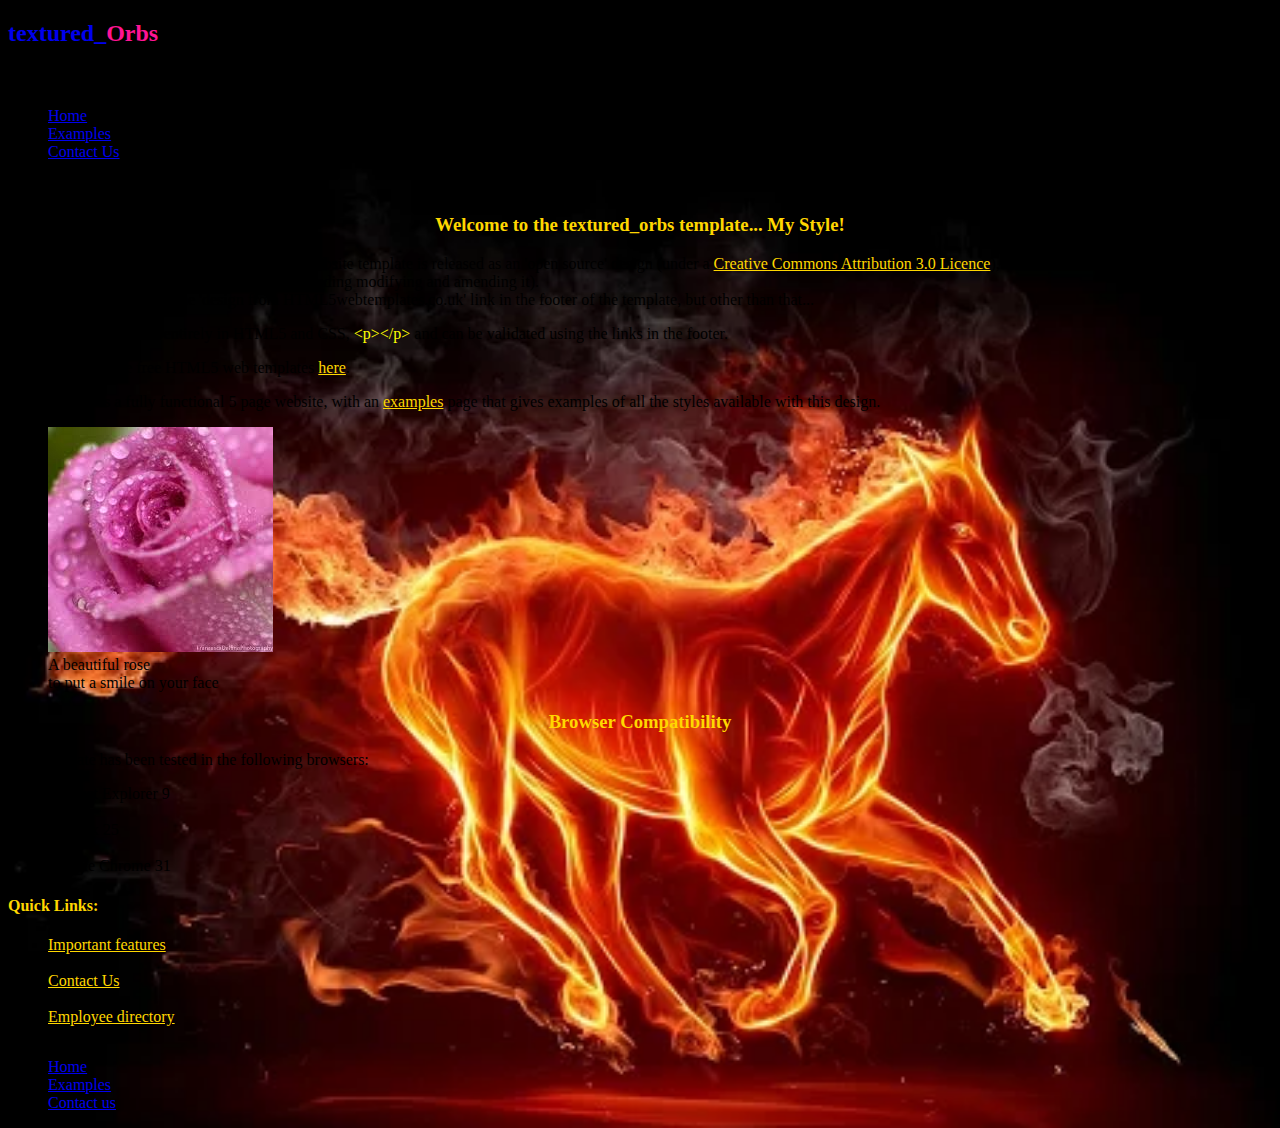
<file: HTML_Lab/src/index.html>
<!doctype html>
<html class="no-js" lang="">

<head>
  <meta charset="utf-8">

  <link rel="stylesheet" href="css/styles.css">

  <title>Welcome to RJT</title>
</head>

<body>




  <!--[if lte IE 9]>
    <p class="browserupgrade">You are using an <strong>outdated</strong> browser. Please <a href="https://browsehappy.com/">upgrade your browser</a> to improve your experience and security.</p>
  <![endif]-->

  <nav style="background-color: transparent">

    <header id="head">
      <h2 id="main"><a href="index.html" style="text-decoration: none">textured_<span style="color: deeppink;">Orbs</span></a></h2>
      <h4 id="sub">Simple. Contemporary. Website Template.</h4>
    </header>

    <ul class="lists">
      <li>
        <a href="index.html">Home</a> |
      </li>
      <li>
        <a href="Examples.html">Examples</a> |
      </li>
      <li>
        <a href="contactus.html">Contact Us</a> |
      </li>
    </ul>
  </nav>

<br>

<section style="display: inline-block">

  <div id="art">
  <article>
    <h3 class="secthead" style="color: gold; text-align: center; font-family: 'Arial Black'">Welcome to the textured_orbs template... My Style!</h3>
    <p>
     This standards compliant, simple, fixed width website template is released as an 'open source' design (under a <a
     href="http://creativecommons.org/licenses/by/3.0" style="color: gold">Creative Commons Attribution 3.0 Licence</a>), which means that you are free to download and use it for anything you want (including modifying and amending it).<br> All I ask is that you leave the 'design from HTML5webtemplates.co.uk' link in the footer of the template, but other than that...
    </p>
    <p>
     This template is written entirely in HTML5 and CSS, <span style="color: yellow;">&lt;p&gt;&lt;/p&gt;</span> and can be validated using the links in the footer.
    </p>
    <p>
      You can view more free HTML5 web templates <a href="https://www.html5webtemplates.co.uk" style="color: gold">here</a>.
    </p>
    <p>
      This template is a fully functional 5 page website, with an <a href="Examples.html" style="color: gold">examples</a> page that gives examples of all the styles available with this design.
    </p>

    <figure style="">
      <img src="img/rose.jpeg" alt="Rose..." height="225" width="225"/>
      <figcaption >A beautiful rose <br>to put a smile on your face</figcaption>
    </figure>


    <h3 class="secthead" style="color: gold; text-align: center; font-family: 'Arial Black'">Browser Compatibility</h3>

    <p>This template has been tested in the following browsers:</p>

    <ul>
      <li style="">Internet Explorer 9</li>
      <br>
      <li>FireFox 25</li>
      <br>
      <li>Google Chrome 31</li>
    </ul>

  </article>

  </div>

  <div id="ass">
<nav style="background-color: transparent">
  <aside>
    <h4 style="color: gold">Quick Links:</h4>
    <ul>
      <li style=""><a href="" style="color: gold">Important features</a></li>
      <br>
      <li><a href="contactus.html" style="color: gold">Contact Us</a></li>
      <br>
      <li><a href="" style="color: gold">Employee directory</a></li>
    </ul>
  </aside>
</nav>
  </div>


</section>


<nav style="alignment: bottom">
  <footer>
    <ul class="lists">
      <li><a href="index.html">Home</a></li>
      <li><a href="Examples.html">Examples</a></li>
      <li><a href="contactus.html">Contact us</a></li>
    </ul>
  </footer>
</nav>

</body>

</html>
</file>
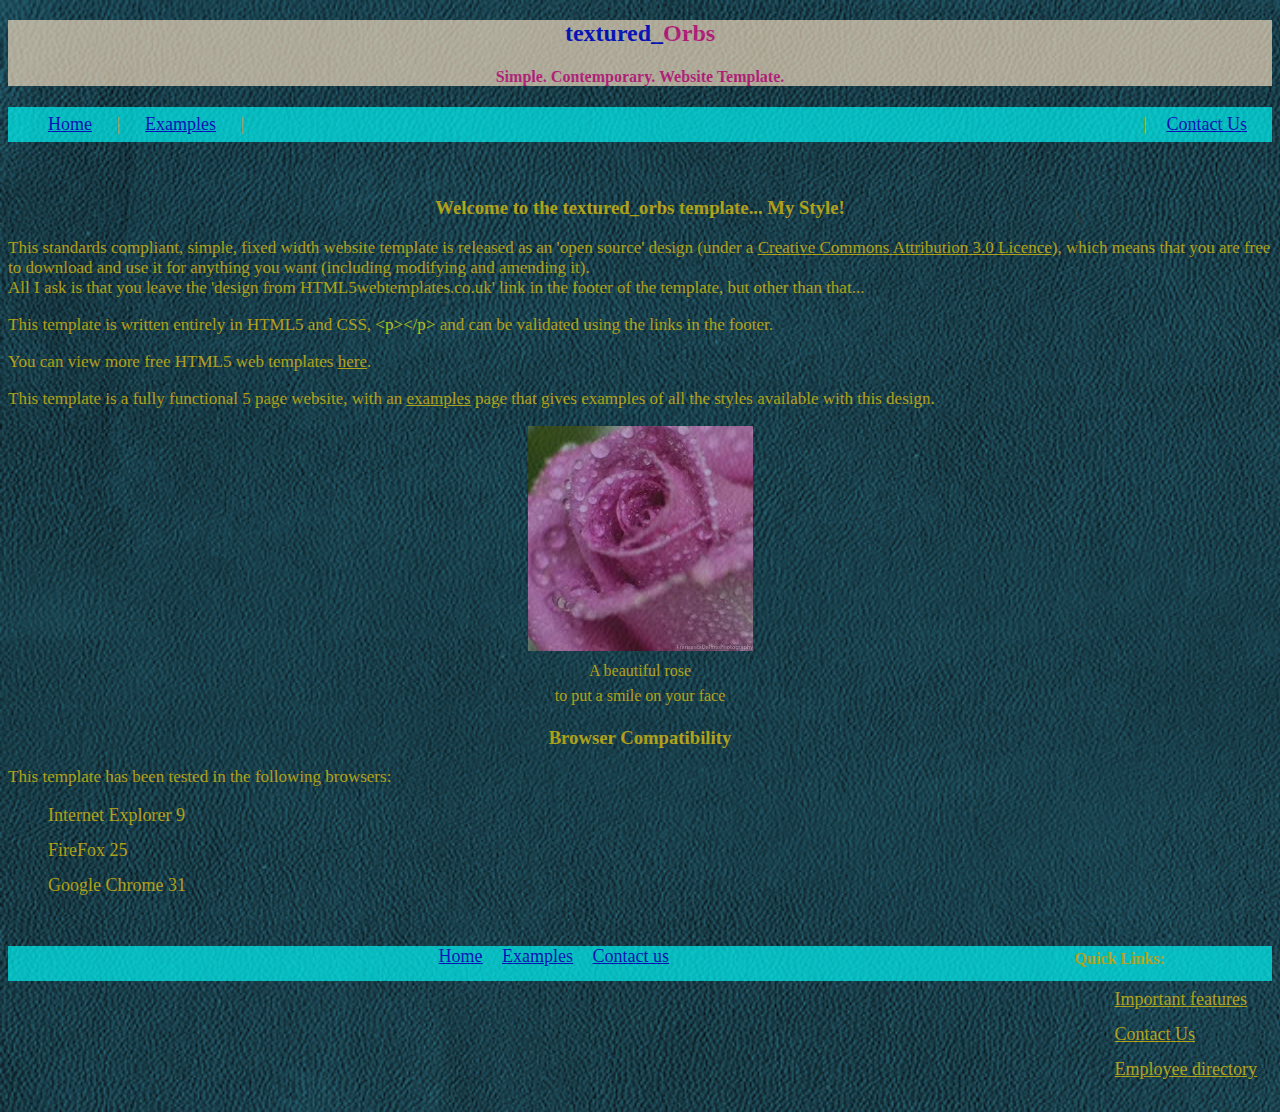
<file: HTML_Lab/HW_10_9_18/src/index.html>
<!doctype html>
<html class="no-js" lang="">

<head>
  <meta charset="utf-8">

  <link rel="stylesheet" href="css/styles.css">

  <title>Welcome to RJT</title>
</head>

<body>




  <!--[if lte IE 9]>
    <p class="browserupgrade">You are using an <strong>outdated</strong> browser. Please <a href="https://browsehappy.com/">upgrade your browser</a> to improve your experience and security.</p>
  <![endif]-->

  <nav style="background-color: transparent">

    <header id="head">
      <h2 id="main"><a href="index.html" style="text-decoration: none">textured_<span style="color: deeppink;">Orbs</span></a></h2>
      <h4 id="sub">Simple. Contemporary. Website Template.</h4>
    </header>

    <ul id="list">
      <li>
        <a href="index.html">Home</a> <span style="padding-left: 20px">|</span>
      </li>
      <li>
        <a href="Examples.html">Examples</a> <span style="padding-left: 20px">|</span>
      </li>
      <li> </li>
      <li>
        <span style="padding-right: 20px">|</span><a href="contactus.html">Contact Us</a>
      </li>
    </ul>
  </nav>

<br>


  <div id="minibody">

<div id="article" style="display: inline-block">

  <article>
    <h3 class="secthead" style="color: gold; text-align: center; font-family: 'Arial Black'">Welcome to the textured_orbs template... My Style!</h3>
    <p>
     This standards compliant, simple, fixed width website template is released as an 'open source' design (under a <a
     href="http://creativecommons.org/licenses/by/3.0" style="color: gold">Creative Commons Attribution 3.0 Licence</a>), which means that you are free to download and use it for anything you want (including modifying and amending it).<br> All I ask is that you leave the 'design from HTML5webtemplates.co.uk' link in the footer of the template, but other than that...
    </p>
    <p>
     This template is written entirely in HTML5 and CSS, <span style="color: yellow;">&lt;p&gt;&lt;/p&gt;</span> and can be validated using the links in the footer.
    </p>
    <p>
      You can view more free HTML5 web templates <a href="https://www.html5webtemplates.co.uk" style="color: gold">here</a>.
    </p>
    <p>
      This template is a fully functional 5 page website, with an <a href="Examples.html" style="color: gold">examples</a> page that gives examples of all the styles available with this design.
    </p>

    <figure class="images">

      <img src="img/rose.jpeg" alt="Rose..." height="225" width="225"/>


      <figcaption >A beautiful rose <br>to put a smile on your face</figcaption>
    </figure>


    <h3 class="secthead" style="color: gold; text-align: center; font-family: 'Arial Black'">Browser Compatibility</h3>

    <p>This template has been tested in the following browsers:</p>

    <ul>
      <li style="">Internet Explorer 9</li>
      <br>
      <li>FireFox 25</li>
      <br>
      <li>Google Chrome 31</li>
    </ul>

  </article>

  </div>




<div id="aside">

  <!--<div id="ass">-->
  <nav style="background-color: transparent">
    <aside id="ass">
      <h4 style="color: gold">Quick Links:</h4>
      <ul>
        <li style=""><a href="" style="color: gold">Important features</a></li>
        <br>
        <li><a href="contactus.html" style="color: gold">Contact Us</a></li>
        <br>
        <li><a href="" style="color: gold">Employee directory</a></li>
      </ul>
    </aside>
  </nav>
  <!--</div>-->

</div>


  </div>


  <nav id="footer" style="alignment: bottom">
  <footer>
    <ul class="lists">
      <li><a href="index.html">Home</a></li>
      <li><a href="Examples.html">Examples</a></li>
      <li><a href="contactus.html">Contact us</a></li>
    </ul>
  </footer>
</nav>

</body>

</html>
</file>
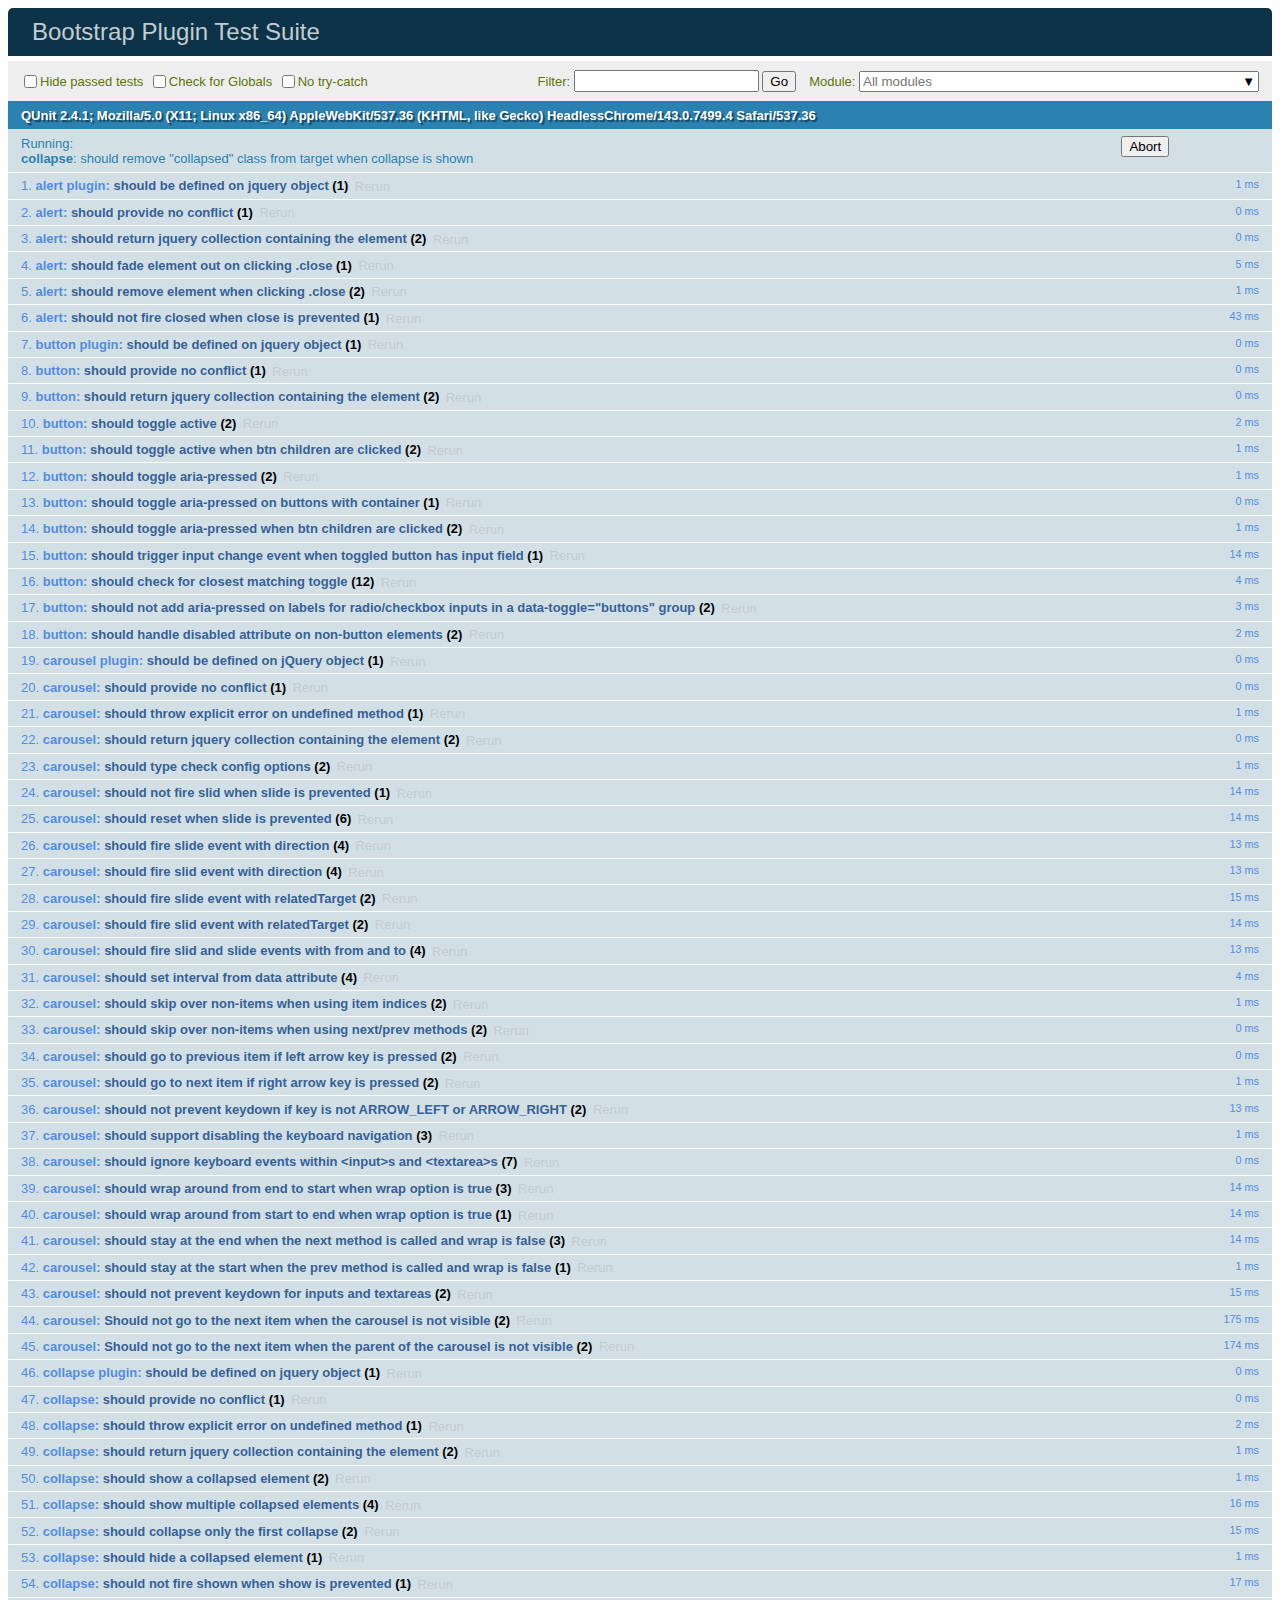
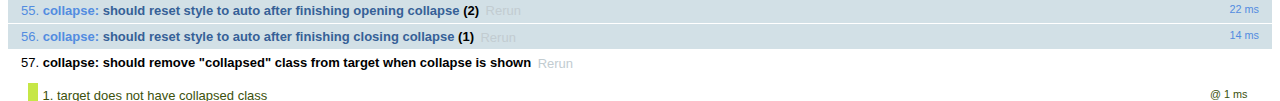
<file: Projects/FlightBookingSystem/WebContent/bootsrap/js/tests/index.html>
<!doctype html>
<html lang="en">
  <head>
    <meta charset="utf-8">
    <meta name="viewport" content="width=device-width, initial-scale=1, shrink-to-fit=no">
    <title>Bootstrap Plugin Test Suite</title>

    <!-- jQuery -->
    <script>
      (function () {
        var path = '../../assets/js/vendor/jquery-slim.min.js'
        // get jquery param from the query string.
        var jQueryVersion = location.search.match(/[?&]jquery=(.*?)(?=&|$)/)

        // If a version was specified, use that version from our vendor folder
        if (jQueryVersion) {
          path = 'vendor/jquery-' + jQueryVersion[1] + '.min.js'
        }
        document.write('<script src="' + path + '"><\/script>')
      }())
    </script>
    <script src="../../assets/js/vendor/popper.min.js"></script>

    <!-- QUnit -->
    <link rel="stylesheet" href="vendor/qunit.css" media="screen">
    <script src="vendor/qunit.js"></script>

    <script>
      // Disable jQuery event aliases to ensure we don't accidentally use any of them
      [
        'blur',
        'focus',
        'focusin',
        'focusout',
        'resize',
        'scroll',
        'click',
        'dblclick',
        'mousedown',
        'mouseup',
        'mousemove',
        'mouseover',
        'mouseout',
        'mouseenter',
        'mouseleave',
        'change',
        'select',
        'submit',
        'keydown',
        'keypress',
        'keyup',
        'contextmenu'
      ].forEach(function(eventAlias) {
        $.fn[eventAlias] = function() {
          throw new Error('Using the ".' + eventAlias + '()" method is not allowed, so that Bootstrap can be compatible with custom jQuery builds which exclude the "event aliases" module that defines said method. See https://github.com/twbs/bootstrap/blob/master/CONTRIBUTING.md#js')
        }
      })

      // Require assert.expect in each test
      QUnit.config.requireExpects = true

      // See https://github.com/axemclion/grunt-saucelabs#test-result-details-with-qunit
      var log = []
      var testName

      QUnit.done(function(testResults) {
        var tests = []
        for (var i = 0; i < log.length; i++) {
          var details = log[i]
          tests.push({
            name: details.name,
            result: details.result,
            expected: details.expected,
            actual: details.actual,
            source: details.source
          })
        }
        testResults.tests = tests

        window.global_test_results = testResults
      })

      QUnit.testStart(function(testDetails) {
        QUnit.log(function(details) {
          if (!details.result) {
            details.name = testDetails.name
            log.push(details)
          }
        })
      })

      // Display fixture on-screen on iOS to avoid false positives
      // See https://github.com/twbs/bootstrap/pull/15955
      if (/iPhone|iPad|iPod/.test(navigator.userAgent)) {
        QUnit.begin(function() {
          $('#qunit-fixture').css({ top: 0, left: 0 })
        })

        QUnit.done(function() {
          $('#qunit-fixture').css({ top: '', left: '' })
        })
      }
    </script>

    <!-- Transpiled Plugins -->
    <script src="../dist/util.js"></script>
    <script src="../dist/alert.js"></script>
    <script src="../dist/button.js"></script>
    <script src="../dist/carousel.js"></script>
    <script src="../dist/collapse.js"></script>
    <script src="../dist/dropdown.js"></script>
    <script src="../dist/modal.js"></script>
    <script src="../dist/scrollspy.js"></script>
    <script src="../dist/tab.js"></script>
    <script src="../dist/tooltip.js"></script>
    <script src="../dist/popover.js"></script>

    <!-- Unit Tests -->
    <script src="unit/alert.js"></script>
    <script src="unit/button.js"></script>
    <script src="unit/carousel.js"></script>
    <script src="unit/collapse.js"></script>
    <script src="unit/dropdown.js"></script>
    <script src="unit/modal.js"></script>
    <script src="unit/scrollspy.js"></script>
    <script src="unit/tab.js"></script>
    <script src="unit/tooltip.js"></script>
    <script src="unit/popover.js"></script>
    <script src="unit/util.js"></script>
  </head>
  <body>
    <div id="qunit-container">
      <div id="qunit"></div>
      <div id="qunit-fixture"></div>
    </div>
  </body>
</html>
</file>
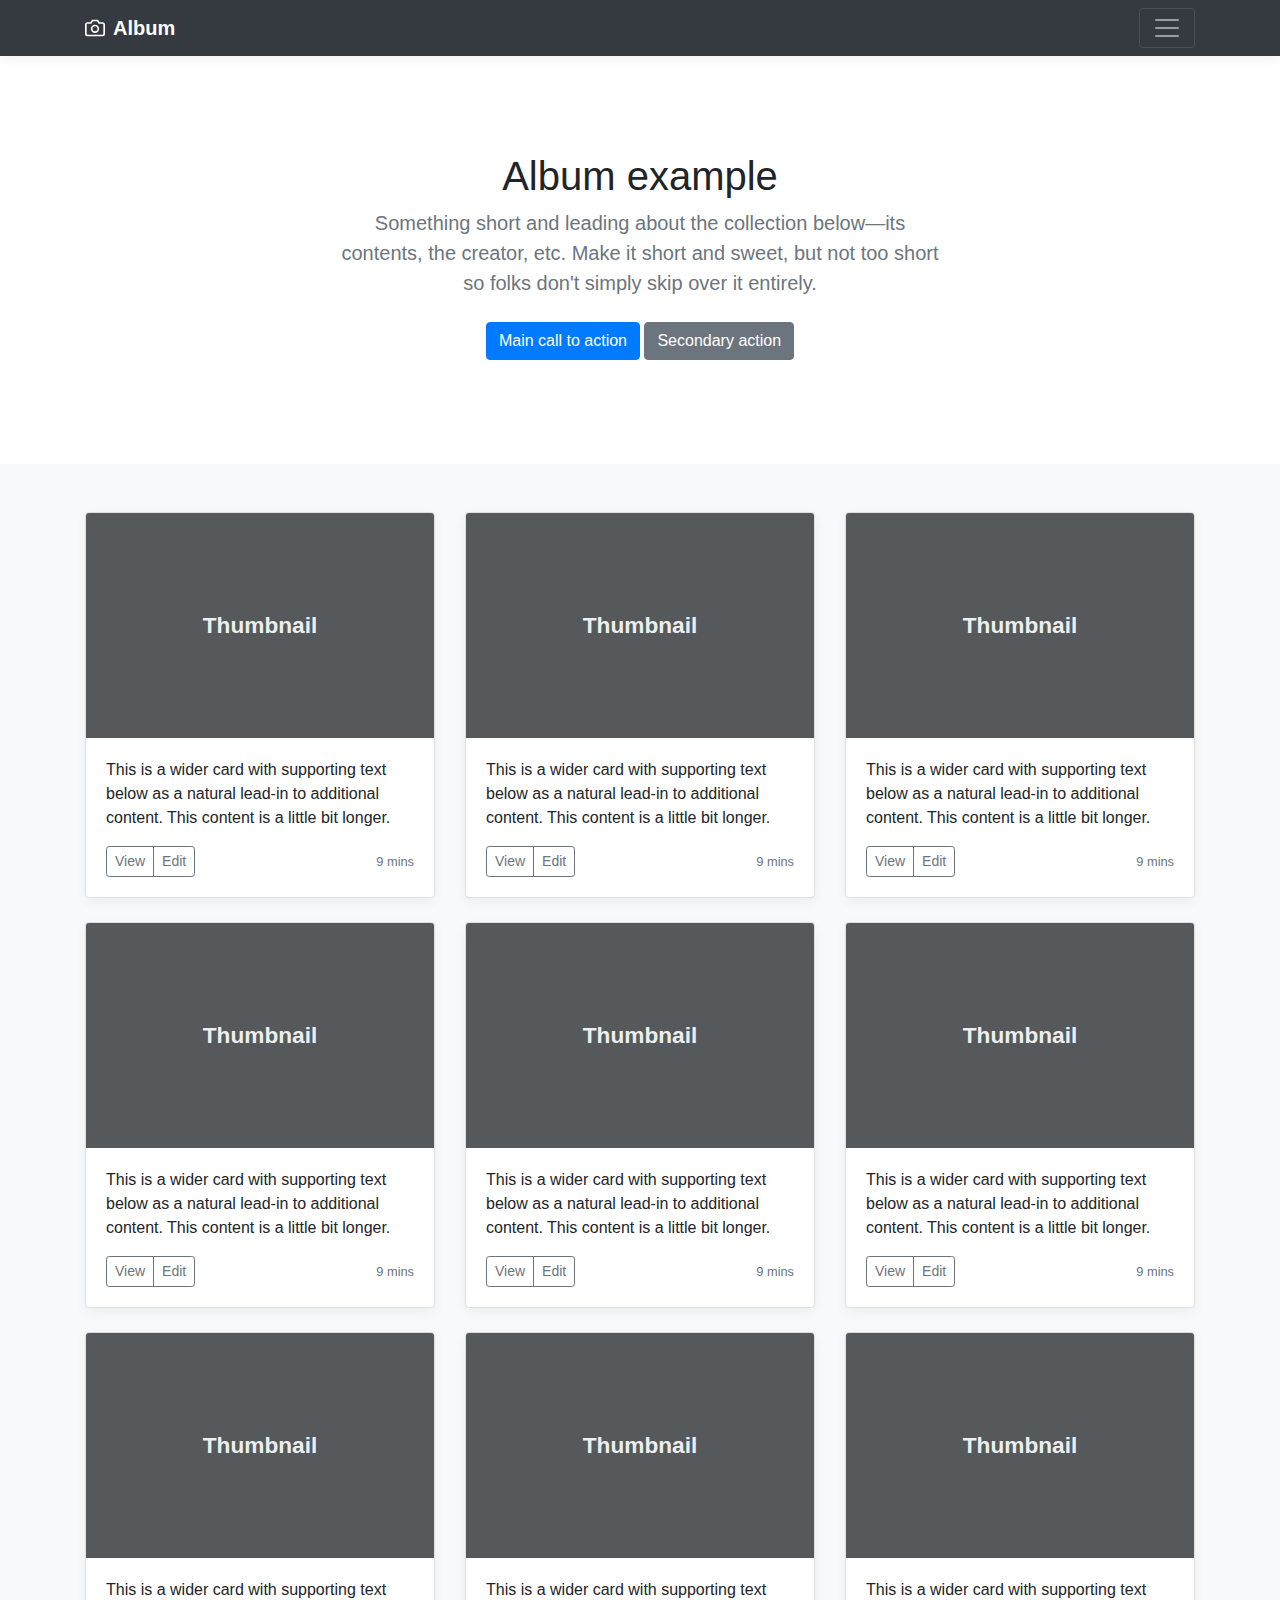
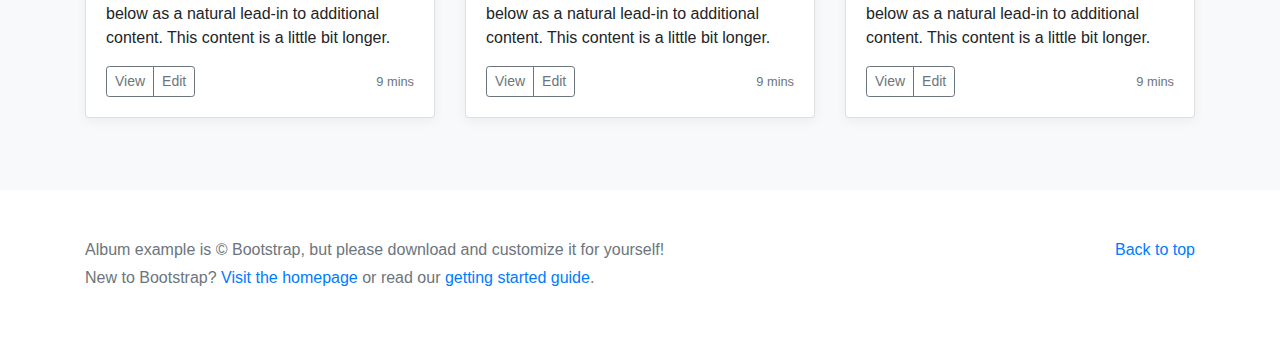
<file: Projects/FlightBookingSystem/WebContent/bootsrap/docs/4.0/examples/album/index.html>
<!doctype html>
<html lang="en">
  <head>
    <meta charset="utf-8">
    <meta name="viewport" content="width=device-width, initial-scale=1, shrink-to-fit=no">
    <meta name="description" content="">
    <meta name="author" content="">
    <link rel="icon" href="../../../../favicon.ico">

    <title>Album example for Bootstrap</title>

    <!-- Bootstrap core CSS -->
    <link href="../../../../dist/css/bootstrap.min.css" rel="stylesheet">

    <!-- Custom styles for this template -->
    <link href="album.css" rel="stylesheet">
  </head>

  <body>

    <header>
      <div class="collapse bg-dark" id="navbarHeader">
        <div class="container">
          <div class="row">
            <div class="col-sm-8 col-md-7 py-4">
              <h4 class="text-white">About</h4>
              <p class="text-muted">Add some information about the album below, the author, or any other background context. Make it a few sentences long so folks can pick up some informative tidbits. Then, link them off to some social networking sites or contact information.</p>
            </div>
            <div class="col-sm-4 offset-md-1 py-4">
              <h4 class="text-white">Contact</h4>
              <ul class="list-unstyled">
                <li><a href="#" class="text-white">Follow on Twitter</a></li>
                <li><a href="#" class="text-white">Like on Facebook</a></li>
                <li><a href="#" class="text-white">Email me</a></li>
              </ul>
            </div>
          </div>
        </div>
      </div>
      <div class="navbar navbar-dark bg-dark box-shadow">
        <div class="container d-flex justify-content-between">
          <a href="#" class="navbar-brand d-flex align-items-center">
            <svg xmlns="http://www.w3.org/2000/svg" width="20" height="20" viewBox="0 0 24 24" fill="none" stroke="currentColor" stroke-width="2" stroke-linecap="round" stroke-linejoin="round" class="mr-2"><path d="M23 19a2 2 0 0 1-2 2H3a2 2 0 0 1-2-2V8a2 2 0 0 1 2-2h4l2-3h6l2 3h4a2 2 0 0 1 2 2z"></path><circle cx="12" cy="13" r="4"></circle></svg>
            <strong>Album</strong>
          </a>
          <button class="navbar-toggler" type="button" data-toggle="collapse" data-target="#navbarHeader" aria-controls="navbarHeader" aria-expanded="false" aria-label="Toggle navigation">
            <span class="navbar-toggler-icon"></span>
          </button>
        </div>
      </div>
    </header>

    <main role="main">

      <section class="jumbotron text-center">
        <div class="container">
          <h1 class="jumbotron-heading">Album example</h1>
          <p class="lead text-muted">Something short and leading about the collection below—its contents, the creator, etc. Make it short and sweet, but not too short so folks don't simply skip over it entirely.</p>
          <p>
            <a href="#" class="btn btn-primary my-2">Main call to action</a>
            <a href="#" class="btn btn-secondary my-2">Secondary action</a>
          </p>
        </div>
      </section>

      <div class="album py-5 bg-light">
        <div class="container">

          <div class="row">
            <div class="col-md-4">
              <div class="card mb-4 box-shadow">
                <img class="card-img-top" data-src="holder.js/100px225?theme=thumb&bg=55595c&fg=eceeef&text=Thumbnail" alt="Card image cap">
                <div class="card-body">
                  <p class="card-text">This is a wider card with supporting text below as a natural lead-in to additional content. This content is a little bit longer.</p>
                  <div class="d-flex justify-content-between align-items-center">
                    <div class="btn-group">
                      <button type="button" class="btn btn-sm btn-outline-secondary">View</button>
                      <button type="button" class="btn btn-sm btn-outline-secondary">Edit</button>
                    </div>
                    <small class="text-muted">9 mins</small>
                  </div>
                </div>
              </div>
            </div>
            <div class="col-md-4">
              <div class="card mb-4 box-shadow">
                <img class="card-img-top" data-src="holder.js/100px225?theme=thumb&bg=55595c&fg=eceeef&text=Thumbnail" alt="Card image cap">
                <div class="card-body">
                  <p class="card-text">This is a wider card with supporting text below as a natural lead-in to additional content. This content is a little bit longer.</p>
                  <div class="d-flex justify-content-between align-items-center">
                    <div class="btn-group">
                      <button type="button" class="btn btn-sm btn-outline-secondary">View</button>
                      <button type="button" class="btn btn-sm btn-outline-secondary">Edit</button>
                    </div>
                    <small class="text-muted">9 mins</small>
                  </div>
                </div>
              </div>
            </div>
            <div class="col-md-4">
              <div class="card mb-4 box-shadow">
                <img class="card-img-top" data-src="holder.js/100px225?theme=thumb&bg=55595c&fg=eceeef&text=Thumbnail" alt="Card image cap">
                <div class="card-body">
                  <p class="card-text">This is a wider card with supporting text below as a natural lead-in to additional content. This content is a little bit longer.</p>
                  <div class="d-flex justify-content-between align-items-center">
                    <div class="btn-group">
                      <button type="button" class="btn btn-sm btn-outline-secondary">View</button>
                      <button type="button" class="btn btn-sm btn-outline-secondary">Edit</button>
                    </div>
                    <small class="text-muted">9 mins</small>
                  </div>
                </div>
              </div>
            </div>

            <div class="col-md-4">
              <div class="card mb-4 box-shadow">
                <img class="card-img-top" data-src="holder.js/100px225?theme=thumb&bg=55595c&fg=eceeef&text=Thumbnail" alt="Card image cap">
                <div class="card-body">
                  <p class="card-text">This is a wider card with supporting text below as a natural lead-in to additional content. This content is a little bit longer.</p>
                  <div class="d-flex justify-content-between align-items-center">
                    <div class="btn-group">
                      <button type="button" class="btn btn-sm btn-outline-secondary">View</button>
                      <button type="button" class="btn btn-sm btn-outline-secondary">Edit</button>
                    </div>
                    <small class="text-muted">9 mins</small>
                  </div>
                </div>
              </div>
            </div>
            <div class="col-md-4">
              <div class="card mb-4 box-shadow">
                <img class="card-img-top" data-src="holder.js/100px225?theme=thumb&bg=55595c&fg=eceeef&text=Thumbnail" alt="Card image cap">
                <div class="card-body">
                  <p class="card-text">This is a wider card with supporting text below as a natural lead-in to additional content. This content is a little bit longer.</p>
                  <div class="d-flex justify-content-between align-items-center">
                    <div class="btn-group">
                      <button type="button" class="btn btn-sm btn-outline-secondary">View</button>
                      <button type="button" class="btn btn-sm btn-outline-secondary">Edit</button>
                    </div>
                    <small class="text-muted">9 mins</small>
                  </div>
                </div>
              </div>
            </div>
            <div class="col-md-4">
              <div class="card mb-4 box-shadow">
                <img class="card-img-top" data-src="holder.js/100px225?theme=thumb&bg=55595c&fg=eceeef&text=Thumbnail" alt="Card image cap">
                <div class="card-body">
                  <p class="card-text">This is a wider card with supporting text below as a natural lead-in to additional content. This content is a little bit longer.</p>
                  <div class="d-flex justify-content-between align-items-center">
                    <div class="btn-group">
                      <button type="button" class="btn btn-sm btn-outline-secondary">View</button>
                      <button type="button" class="btn btn-sm btn-outline-secondary">Edit</button>
                    </div>
                    <small class="text-muted">9 mins</small>
                  </div>
                </div>
              </div>
            </div>

            <div class="col-md-4">
              <div class="card mb-4 box-shadow">
                <img class="card-img-top" data-src="holder.js/100px225?theme=thumb&bg=55595c&fg=eceeef&text=Thumbnail" alt="Card image cap">
                <div class="card-body">
                  <p class="card-text">This is a wider card with supporting text below as a natural lead-in to additional content. This content is a little bit longer.</p>
                  <div class="d-flex justify-content-between align-items-center">
                    <div class="btn-group">
                      <button type="button" class="btn btn-sm btn-outline-secondary">View</button>
                      <button type="button" class="btn btn-sm btn-outline-secondary">Edit</button>
                    </div>
                    <small class="text-muted">9 mins</small>
                  </div>
                </div>
              </div>
            </div>
            <div class="col-md-4">
              <div class="card mb-4 box-shadow">
                <img class="card-img-top" data-src="holder.js/100px225?theme=thumb&bg=55595c&fg=eceeef&text=Thumbnail" alt="Card image cap">
                <div class="card-body">
                  <p class="card-text">This is a wider card with supporting text below as a natural lead-in to additional content. This content is a little bit longer.</p>
                  <div class="d-flex justify-content-between align-items-center">
                    <div class="btn-group">
                      <button type="button" class="btn btn-sm btn-outline-secondary">View</button>
                      <button type="button" class="btn btn-sm btn-outline-secondary">Edit</button>
                    </div>
                    <small class="text-muted">9 mins</small>
                  </div>
                </div>
              </div>
            </div>
            <div class="col-md-4">
              <div class="card mb-4 box-shadow">
                <img class="card-img-top" data-src="holder.js/100px225?theme=thumb&bg=55595c&fg=eceeef&text=Thumbnail" alt="Card image cap">
                <div class="card-body">
                  <p class="card-text">This is a wider card with supporting text below as a natural lead-in to additional content. This content is a little bit longer.</p>
                  <div class="d-flex justify-content-between align-items-center">
                    <div class="btn-group">
                      <button type="button" class="btn btn-sm btn-outline-secondary">View</button>
                      <button type="button" class="btn btn-sm btn-outline-secondary">Edit</button>
                    </div>
                    <small class="text-muted">9 mins</small>
                  </div>
                </div>
              </div>
            </div>
          </div>
        </div>
      </div>

    </main>

    <footer class="text-muted">
      <div class="container">
        <p class="float-right">
          <a href="#">Back to top</a>
        </p>
        <p>Album example is &copy; Bootstrap, but please download and customize it for yourself!</p>
        <p>New to Bootstrap? <a href="../../">Visit the homepage</a> or read our <a href="../../getting-started/">getting started guide</a>.</p>
      </div>
    </footer>

    <!-- Bootstrap core JavaScript
    ================================================== -->
    <!-- Placed at the end of the document so the pages load faster -->
    <script src="https://code.jquery.com/jquery-3.2.1.slim.min.js" integrity="sha384-KJ3o2DKtIkvYIK3UENzmM7KCkRr/rE9/Qpg6aAZGJwFDMVNA/GpGFF93hXpG5KkN" crossorigin="anonymous"></script>
    <script>window.jQuery || document.write('<script src="../../../../assets/js/vendor/jquery-slim.min.js"><\/script>')</script>
    <script src="../../../../assets/js/vendor/popper.min.js"></script>
    <script src="../../../../dist/js/bootstrap.min.js"></script>
    <script src="../../../../assets/js/vendor/holder.min.js"></script>
  </body>
</html>
</file>
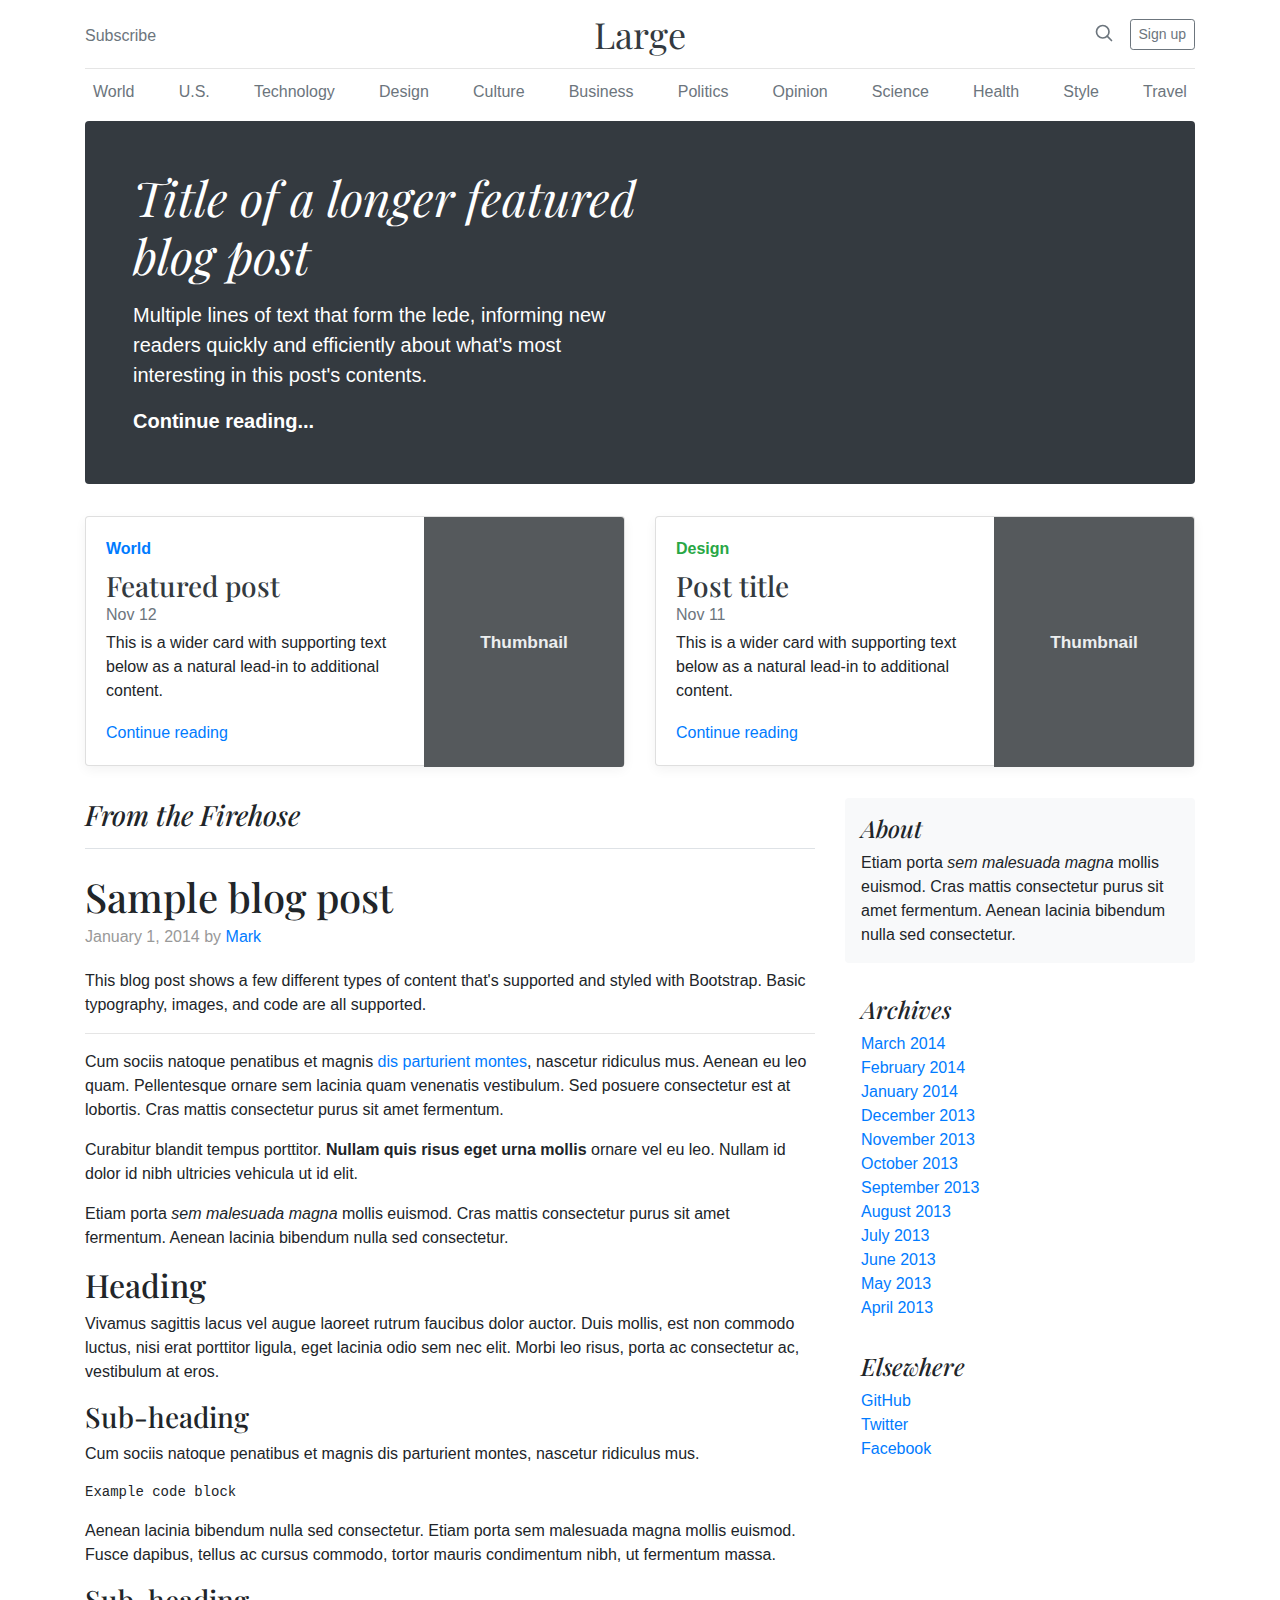
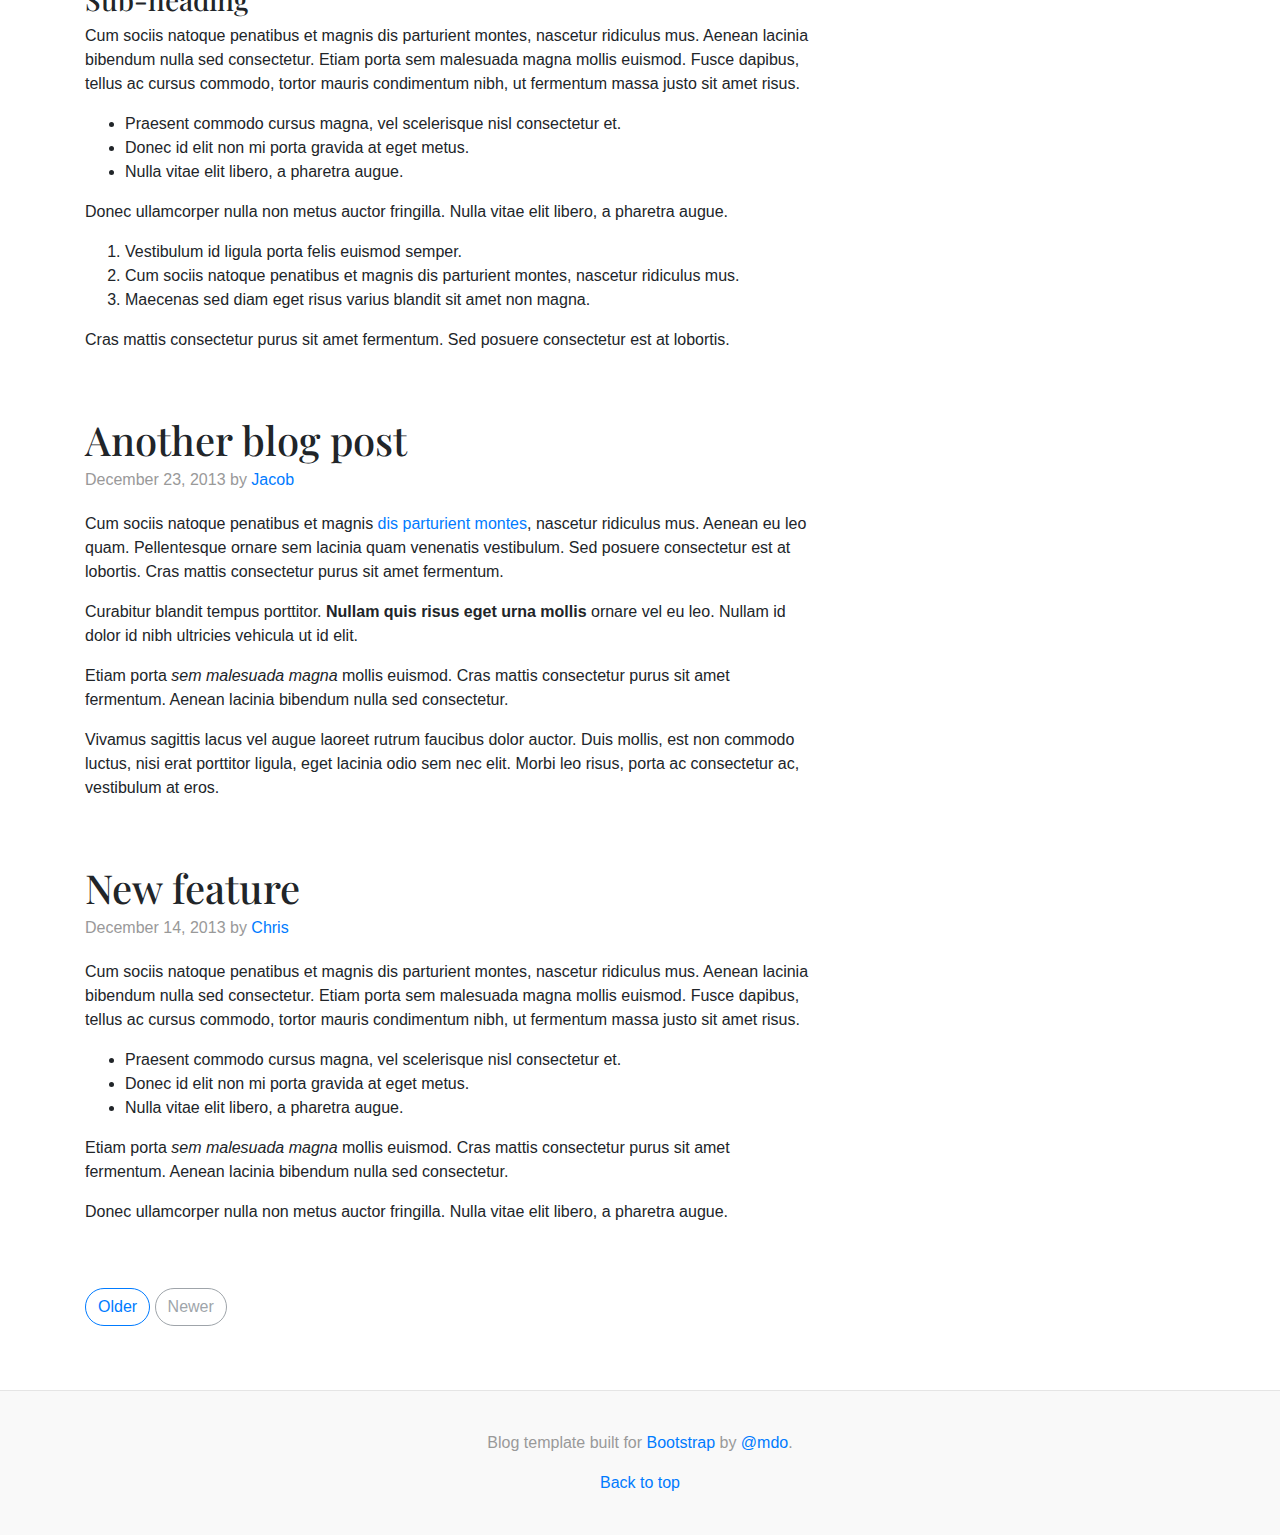
<file: Projects/FlightBookingSystem/WebContent/bootsrap/docs/4.0/examples/blog/index.html>
<!doctype html>
<html lang="en">
  <head>
    <meta charset="utf-8">
    <meta name="viewport" content="width=device-width, initial-scale=1, shrink-to-fit=no">
    <meta name="description" content="">
    <meta name="author" content="">
    <link rel="icon" href="../../../../favicon.ico">

    <title>Blog Template for Bootstrap</title>

    <!-- Bootstrap core CSS -->
    <link href="../../../../dist/css/bootstrap.min.css" rel="stylesheet">

    <!-- Custom styles for this template -->
    <link href="https://fonts.googleapis.com/css?family=Playfair+Display:700,900" rel="stylesheet">
    <link href="blog.css" rel="stylesheet">
  </head>

  <body>

    <div class="container">
      <header class="blog-header py-3">
        <div class="row flex-nowrap justify-content-between align-items-center">
          <div class="col-4 pt-1">
            <a class="text-muted" href="#">Subscribe</a>
          </div>
          <div class="col-4 text-center">
            <a class="blog-header-logo text-dark" href="#">Large</a>
          </div>
          <div class="col-4 d-flex justify-content-end align-items-center">
            <a class="text-muted" href="#">
              <svg xmlns="http://www.w3.org/2000/svg" width="20" height="20" viewBox="0 0 24 24" fill="none" stroke="currentColor" stroke-width="2" stroke-linecap="round" stroke-linejoin="round" class="mx-3"><circle cx="10.5" cy="10.5" r="7.5"></circle><line x1="21" y1="21" x2="15.8" y2="15.8"></line></svg>
            </a>
            <a class="btn btn-sm btn-outline-secondary" href="#">Sign up</a>
          </div>
        </div>
      </header>

      <div class="nav-scroller py-1 mb-2">
        <nav class="nav d-flex justify-content-between">
          <a class="p-2 text-muted" href="#">World</a>
          <a class="p-2 text-muted" href="#">U.S.</a>
          <a class="p-2 text-muted" href="#">Technology</a>
          <a class="p-2 text-muted" href="#">Design</a>
          <a class="p-2 text-muted" href="#">Culture</a>
          <a class="p-2 text-muted" href="#">Business</a>
          <a class="p-2 text-muted" href="#">Politics</a>
          <a class="p-2 text-muted" href="#">Opinion</a>
          <a class="p-2 text-muted" href="#">Science</a>
          <a class="p-2 text-muted" href="#">Health</a>
          <a class="p-2 text-muted" href="#">Style</a>
          <a class="p-2 text-muted" href="#">Travel</a>
        </nav>
      </div>

      <div class="jumbotron p-3 p-md-5 text-white rounded bg-dark">
        <div class="col-md-6 px-0">
          <h1 class="display-4 font-italic">Title of a longer featured blog post</h1>
          <p class="lead my-3">Multiple lines of text that form the lede, informing new readers quickly and efficiently about what's most interesting in this post's contents.</p>
          <p class="lead mb-0"><a href="#" class="text-white font-weight-bold">Continue reading...</a></p>
        </div>
      </div>

      <div class="row mb-2">
        <div class="col-md-6">
          <div class="card flex-md-row mb-4 box-shadow h-md-250">
            <div class="card-body d-flex flex-column align-items-start">
              <strong class="d-inline-block mb-2 text-primary">World</strong>
              <h3 class="mb-0">
                <a class="text-dark" href="#">Featured post</a>
              </h3>
              <div class="mb-1 text-muted">Nov 12</div>
              <p class="card-text mb-auto">This is a wider card with supporting text below as a natural lead-in to additional content.</p>
              <a href="#">Continue reading</a>
            </div>
            <img class="card-img-right flex-auto d-none d-md-block" data-src="holder.js/200x250?theme=thumb" alt="Card image cap">
          </div>
        </div>
        <div class="col-md-6">
          <div class="card flex-md-row mb-4 box-shadow h-md-250">
            <div class="card-body d-flex flex-column align-items-start">
              <strong class="d-inline-block mb-2 text-success">Design</strong>
              <h3 class="mb-0">
                <a class="text-dark" href="#">Post title</a>
              </h3>
              <div class="mb-1 text-muted">Nov 11</div>
              <p class="card-text mb-auto">This is a wider card with supporting text below as a natural lead-in to additional content.</p>
              <a href="#">Continue reading</a>
            </div>
            <img class="card-img-right flex-auto d-none d-md-block" data-src="holder.js/200x250?theme=thumb" alt="Card image cap">
          </div>
        </div>
      </div>
    </div>

    <main role="main" class="container">
      <div class="row">
        <div class="col-md-8 blog-main">
          <h3 class="pb-3 mb-4 font-italic border-bottom">
            From the Firehose
          </h3>

          <div class="blog-post">
            <h2 class="blog-post-title">Sample blog post</h2>
            <p class="blog-post-meta">January 1, 2014 by <a href="#">Mark</a></p>

            <p>This blog post shows a few different types of content that's supported and styled with Bootstrap. Basic typography, images, and code are all supported.</p>
            <hr>
            <p>Cum sociis natoque penatibus et magnis <a href="#">dis parturient montes</a>, nascetur ridiculus mus. Aenean eu leo quam. Pellentesque ornare sem lacinia quam venenatis vestibulum. Sed posuere consectetur est at lobortis. Cras mattis consectetur purus sit amet fermentum.</p>
            <blockquote>
              <p>Curabitur blandit tempus porttitor. <strong>Nullam quis risus eget urna mollis</strong> ornare vel eu leo. Nullam id dolor id nibh ultricies vehicula ut id elit.</p>
            </blockquote>
            <p>Etiam porta <em>sem malesuada magna</em> mollis euismod. Cras mattis consectetur purus sit amet fermentum. Aenean lacinia bibendum nulla sed consectetur.</p>
            <h2>Heading</h2>
            <p>Vivamus sagittis lacus vel augue laoreet rutrum faucibus dolor auctor. Duis mollis, est non commodo luctus, nisi erat porttitor ligula, eget lacinia odio sem nec elit. Morbi leo risus, porta ac consectetur ac, vestibulum at eros.</p>
            <h3>Sub-heading</h3>
            <p>Cum sociis natoque penatibus et magnis dis parturient montes, nascetur ridiculus mus.</p>
            <pre><code>Example code block</code></pre>
            <p>Aenean lacinia bibendum nulla sed consectetur. Etiam porta sem malesuada magna mollis euismod. Fusce dapibus, tellus ac cursus commodo, tortor mauris condimentum nibh, ut fermentum massa.</p>
            <h3>Sub-heading</h3>
            <p>Cum sociis natoque penatibus et magnis dis parturient montes, nascetur ridiculus mus. Aenean lacinia bibendum nulla sed consectetur. Etiam porta sem malesuada magna mollis euismod. Fusce dapibus, tellus ac cursus commodo, tortor mauris condimentum nibh, ut fermentum massa justo sit amet risus.</p>
            <ul>
              <li>Praesent commodo cursus magna, vel scelerisque nisl consectetur et.</li>
              <li>Donec id elit non mi porta gravida at eget metus.</li>
              <li>Nulla vitae elit libero, a pharetra augue.</li>
            </ul>
            <p>Donec ullamcorper nulla non metus auctor fringilla. Nulla vitae elit libero, a pharetra augue.</p>
            <ol>
              <li>Vestibulum id ligula porta felis euismod semper.</li>
              <li>Cum sociis natoque penatibus et magnis dis parturient montes, nascetur ridiculus mus.</li>
              <li>Maecenas sed diam eget risus varius blandit sit amet non magna.</li>
            </ol>
            <p>Cras mattis consectetur purus sit amet fermentum. Sed posuere consectetur est at lobortis.</p>
          </div><!-- /.blog-post -->

          <div class="blog-post">
            <h2 class="blog-post-title">Another blog post</h2>
            <p class="blog-post-meta">December 23, 2013 by <a href="#">Jacob</a></p>

            <p>Cum sociis natoque penatibus et magnis <a href="#">dis parturient montes</a>, nascetur ridiculus mus. Aenean eu leo quam. Pellentesque ornare sem lacinia quam venenatis vestibulum. Sed posuere consectetur est at lobortis. Cras mattis consectetur purus sit amet fermentum.</p>
            <blockquote>
              <p>Curabitur blandit tempus porttitor. <strong>Nullam quis risus eget urna mollis</strong> ornare vel eu leo. Nullam id dolor id nibh ultricies vehicula ut id elit.</p>
            </blockquote>
            <p>Etiam porta <em>sem malesuada magna</em> mollis euismod. Cras mattis consectetur purus sit amet fermentum. Aenean lacinia bibendum nulla sed consectetur.</p>
            <p>Vivamus sagittis lacus vel augue laoreet rutrum faucibus dolor auctor. Duis mollis, est non commodo luctus, nisi erat porttitor ligula, eget lacinia odio sem nec elit. Morbi leo risus, porta ac consectetur ac, vestibulum at eros.</p>
          </div><!-- /.blog-post -->

          <div class="blog-post">
            <h2 class="blog-post-title">New feature</h2>
            <p class="blog-post-meta">December 14, 2013 by <a href="#">Chris</a></p>

            <p>Cum sociis natoque penatibus et magnis dis parturient montes, nascetur ridiculus mus. Aenean lacinia bibendum nulla sed consectetur. Etiam porta sem malesuada magna mollis euismod. Fusce dapibus, tellus ac cursus commodo, tortor mauris condimentum nibh, ut fermentum massa justo sit amet risus.</p>
            <ul>
              <li>Praesent commodo cursus magna, vel scelerisque nisl consectetur et.</li>
              <li>Donec id elit non mi porta gravida at eget metus.</li>
              <li>Nulla vitae elit libero, a pharetra augue.</li>
            </ul>
            <p>Etiam porta <em>sem malesuada magna</em> mollis euismod. Cras mattis consectetur purus sit amet fermentum. Aenean lacinia bibendum nulla sed consectetur.</p>
            <p>Donec ullamcorper nulla non metus auctor fringilla. Nulla vitae elit libero, a pharetra augue.</p>
          </div><!-- /.blog-post -->

          <nav class="blog-pagination">
            <a class="btn btn-outline-primary" href="#">Older</a>
            <a class="btn btn-outline-secondary disabled" href="#">Newer</a>
          </nav>

        </div><!-- /.blog-main -->

        <aside class="col-md-4 blog-sidebar">
          <div class="p-3 mb-3 bg-light rounded">
            <h4 class="font-italic">About</h4>
            <p class="mb-0">Etiam porta <em>sem malesuada magna</em> mollis euismod. Cras mattis consectetur purus sit amet fermentum. Aenean lacinia bibendum nulla sed consectetur.</p>
          </div>

          <div class="p-3">
            <h4 class="font-italic">Archives</h4>
            <ol class="list-unstyled mb-0">
              <li><a href="#">March 2014</a></li>
              <li><a href="#">February 2014</a></li>
              <li><a href="#">January 2014</a></li>
              <li><a href="#">December 2013</a></li>
              <li><a href="#">November 2013</a></li>
              <li><a href="#">October 2013</a></li>
              <li><a href="#">September 2013</a></li>
              <li><a href="#">August 2013</a></li>
              <li><a href="#">July 2013</a></li>
              <li><a href="#">June 2013</a></li>
              <li><a href="#">May 2013</a></li>
              <li><a href="#">April 2013</a></li>
            </ol>
          </div>

          <div class="p-3">
            <h4 class="font-italic">Elsewhere</h4>
            <ol class="list-unstyled">
              <li><a href="#">GitHub</a></li>
              <li><a href="#">Twitter</a></li>
              <li><a href="#">Facebook</a></li>
            </ol>
          </div>
        </aside><!-- /.blog-sidebar -->

      </div><!-- /.row -->

    </main><!-- /.container -->

    <footer class="blog-footer">
      <p>Blog template built for <a href="https://getbootstrap.com/">Bootstrap</a> by <a href="https://twitter.com/mdo">@mdo</a>.</p>
      <p>
        <a href="#">Back to top</a>
      </p>
    </footer>

    <!-- Bootstrap core JavaScript
    ================================================== -->
    <!-- Placed at the end of the document so the pages load faster -->
    <script src="https://code.jquery.com/jquery-3.2.1.slim.min.js" integrity="sha384-KJ3o2DKtIkvYIK3UENzmM7KCkRr/rE9/Qpg6aAZGJwFDMVNA/GpGFF93hXpG5KkN" crossorigin="anonymous"></script>
    <script>window.jQuery || document.write('<script src="../../../../assets/js/vendor/jquery-slim.min.js"><\/script>')</script>
    <script src="../../../../assets/js/vendor/popper.min.js"></script>
    <script src="../../../../dist/js/bootstrap.min.js"></script>
    <script src="../../../../assets/js/vendor/holder.min.js"></script>
    <script>
      Holder.addTheme('thumb', {
        bg: '#55595c',
        fg: '#eceeef',
        text: 'Thumbnail'
      });
    </script>
  </body>
</html>
</file>
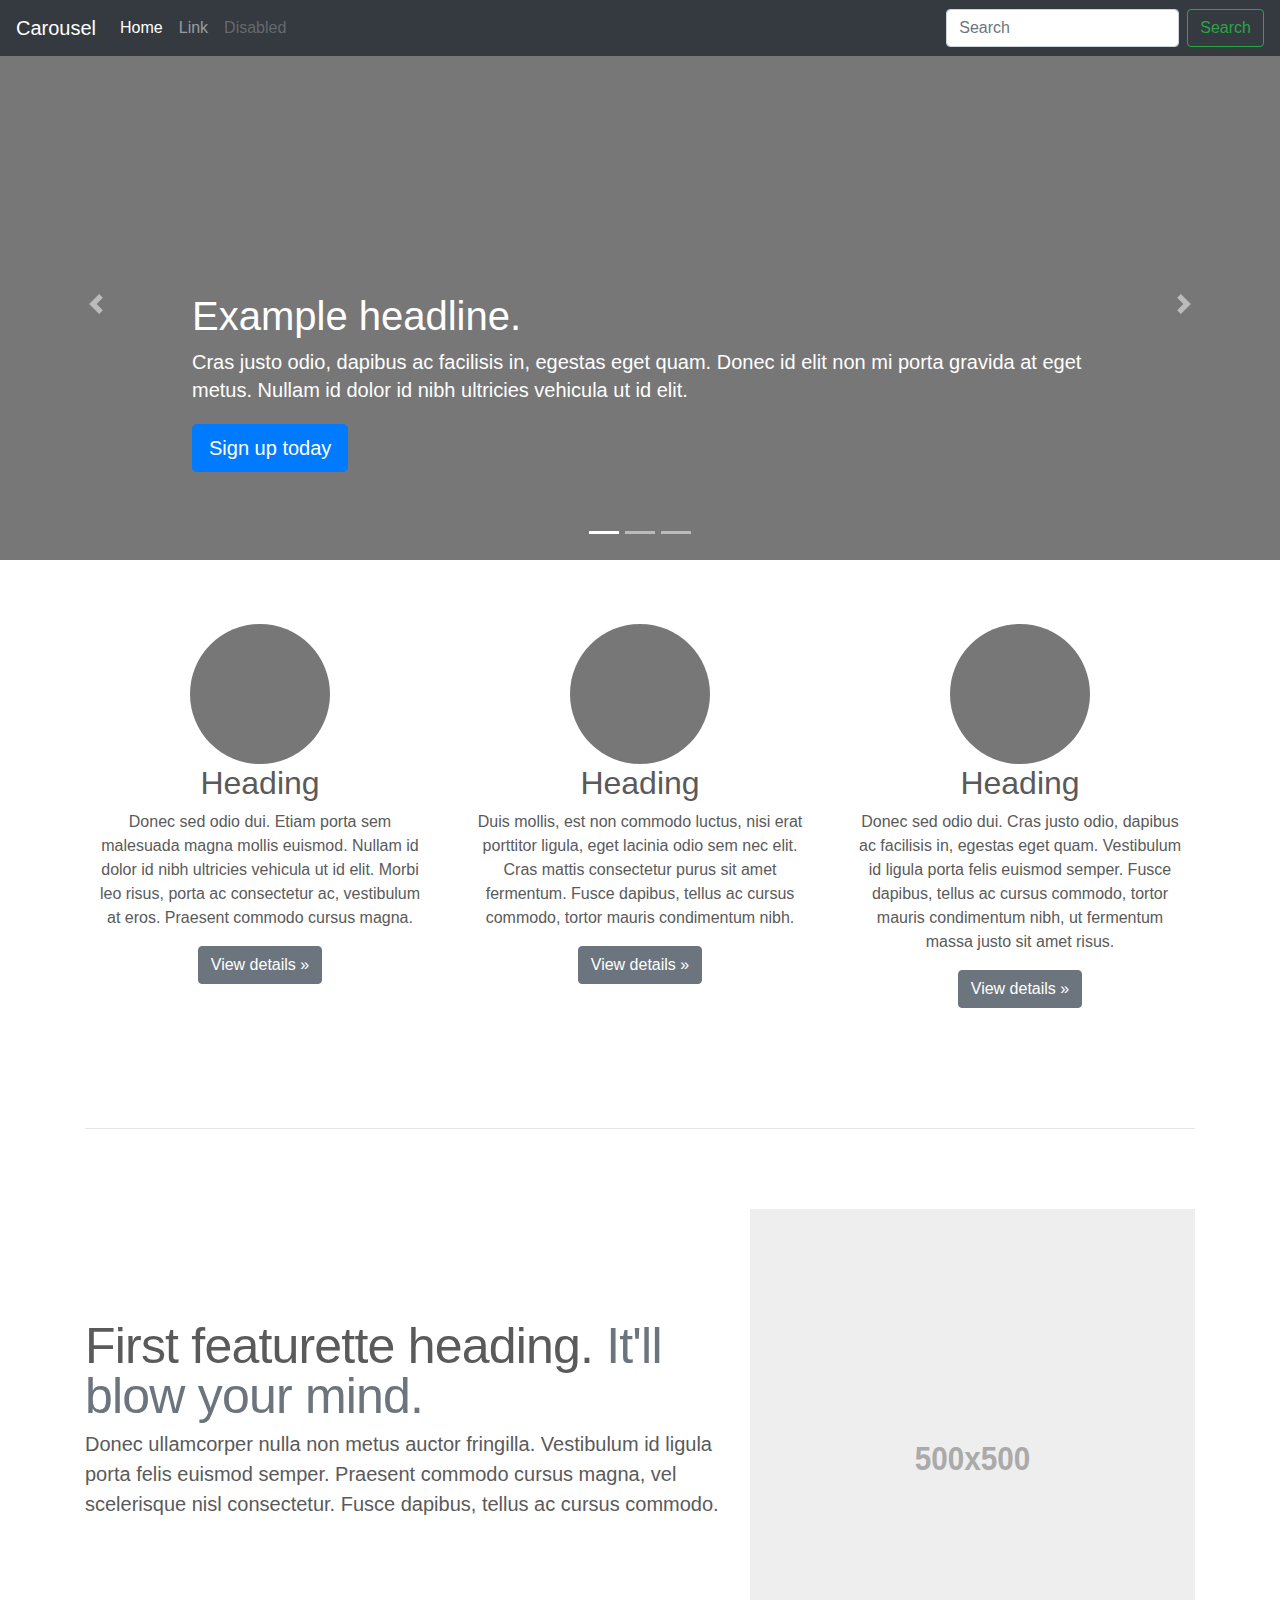
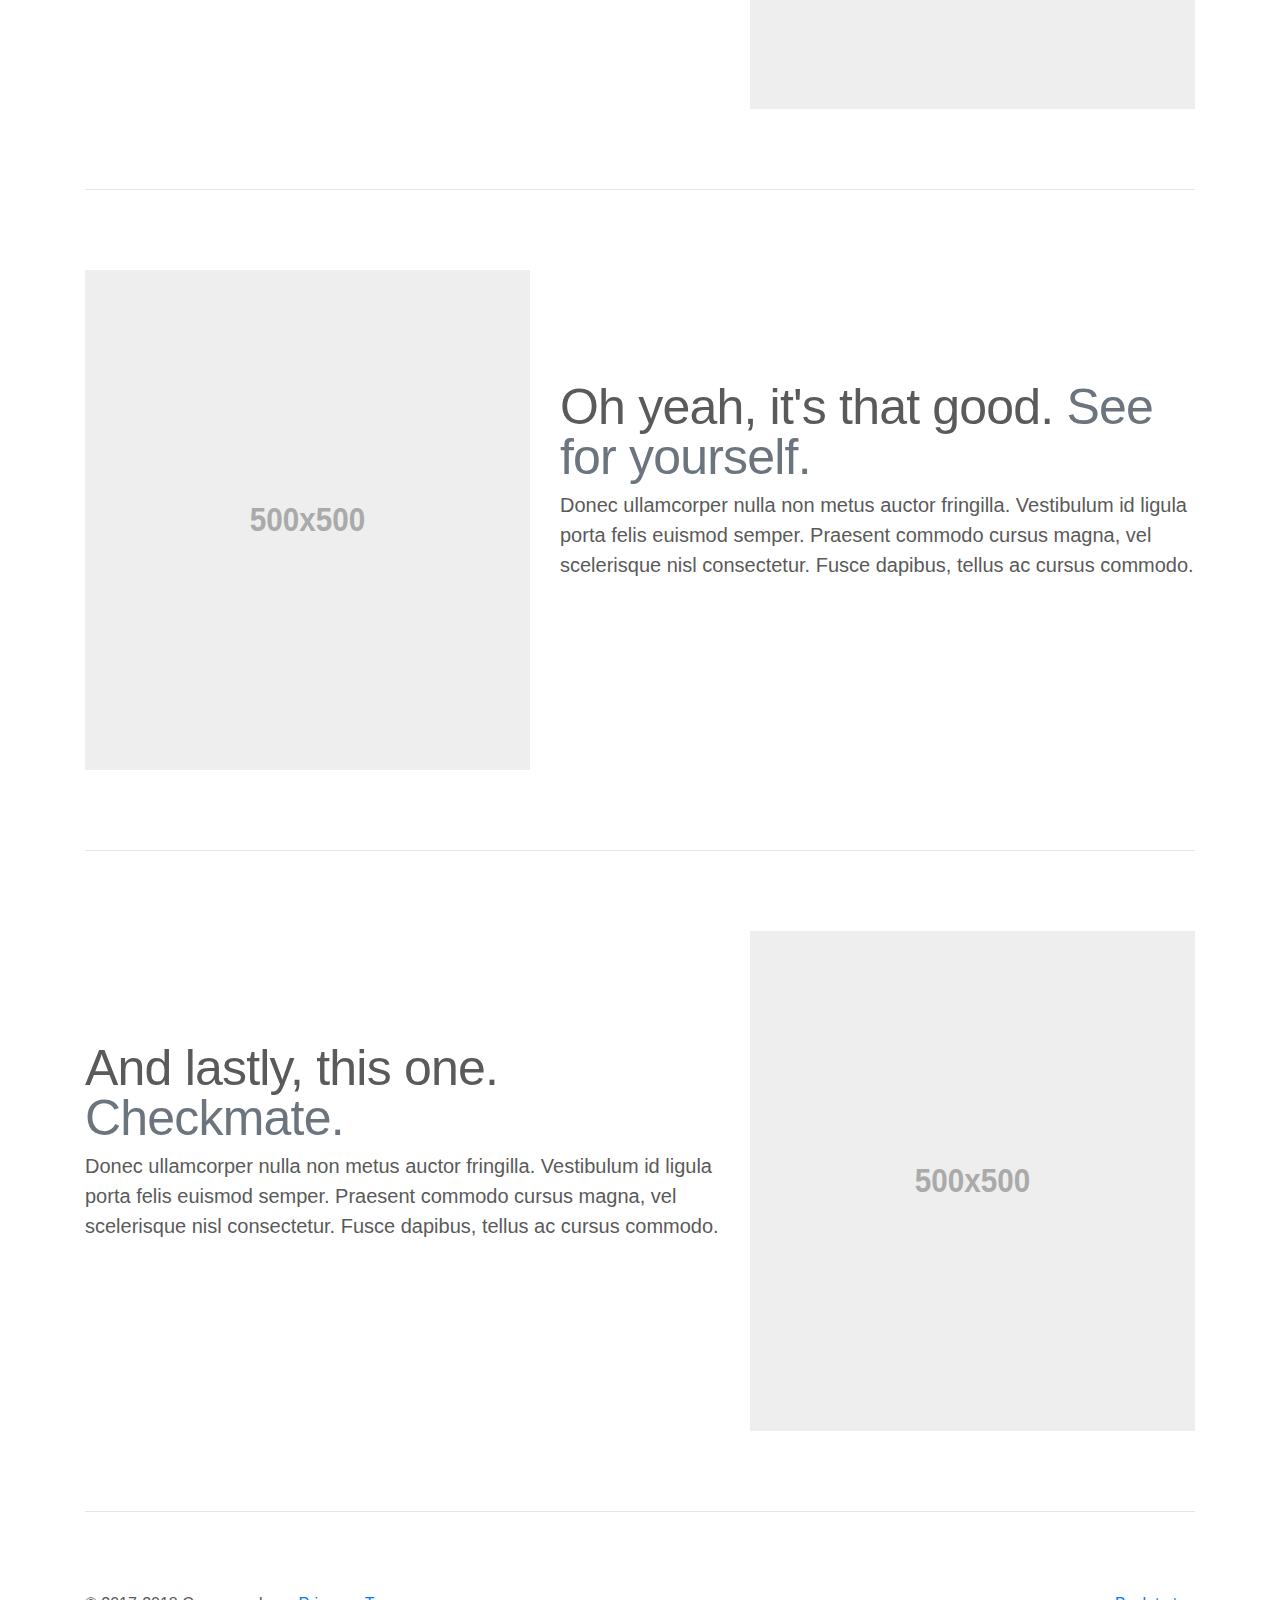
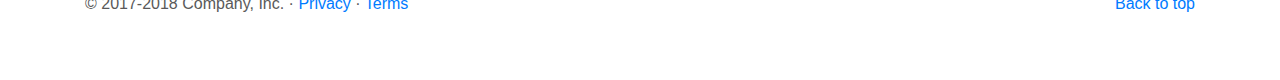
<file: Projects/FlightBookingSystem/WebContent/bootsrap/docs/4.0/examples/carousel/index.html>
<!doctype html>
<html lang="en">
  <head>
    <meta charset="utf-8">
    <meta name="viewport" content="width=device-width, initial-scale=1, shrink-to-fit=no">
    <meta name="description" content="">
    <meta name="author" content="">
    <link rel="icon" href="../../../../favicon.ico">

    <title>Carousel Template for Bootstrap</title>

    <!-- Bootstrap core CSS -->
    <link href="../../../../dist/css/bootstrap.min.css" rel="stylesheet">

    <!-- Custom styles for this template -->
    <link href="carousel.css" rel="stylesheet">
  </head>
  <body>

    <header>
      <nav class="navbar navbar-expand-md navbar-dark fixed-top bg-dark">
        <a class="navbar-brand" href="#">Carousel</a>
        <button class="navbar-toggler" type="button" data-toggle="collapse" data-target="#navbarCollapse" aria-controls="navbarCollapse" aria-expanded="false" aria-label="Toggle navigation">
          <span class="navbar-toggler-icon"></span>
        </button>
        <div class="collapse navbar-collapse" id="navbarCollapse">
          <ul class="navbar-nav mr-auto">
            <li class="nav-item active">
              <a class="nav-link" href="#">Home <span class="sr-only">(current)</span></a>
            </li>
            <li class="nav-item">
              <a class="nav-link" href="#">Link</a>
            </li>
            <li class="nav-item">
              <a class="nav-link disabled" href="#">Disabled</a>
            </li>
          </ul>
          <form class="form-inline mt-2 mt-md-0">
            <input class="form-control mr-sm-2" type="text" placeholder="Search" aria-label="Search">
            <button class="btn btn-outline-success my-2 my-sm-0" type="submit">Search</button>
          </form>
        </div>
      </nav>
    </header>

    <main role="main">

      <div id="myCarousel" class="carousel slide" data-ride="carousel">
        <ol class="carousel-indicators">
          <li data-target="#myCarousel" data-slide-to="0" class="active"></li>
          <li data-target="#myCarousel" data-slide-to="1"></li>
          <li data-target="#myCarousel" data-slide-to="2"></li>
        </ol>
        <div class="carousel-inner">
          <div class="carousel-item active">
            <img class="first-slide" src="[data-uri]" alt="First slide">
            <div class="container">
              <div class="carousel-caption text-left">
                <h1>Example headline.</h1>
                <p>Cras justo odio, dapibus ac facilisis in, egestas eget quam. Donec id elit non mi porta gravida at eget metus. Nullam id dolor id nibh ultricies vehicula ut id elit.</p>
                <p><a class="btn btn-lg btn-primary" href="#" role="button">Sign up today</a></p>
              </div>
            </div>
          </div>
          <div class="carousel-item">
            <img class="second-slide" src="[data-uri]" alt="Second slide">
            <div class="container">
              <div class="carousel-caption">
                <h1>Another example headline.</h1>
                <p>Cras justo odio, dapibus ac facilisis in, egestas eget quam. Donec id elit non mi porta gravida at eget metus. Nullam id dolor id nibh ultricies vehicula ut id elit.</p>
                <p><a class="btn btn-lg btn-primary" href="#" role="button">Learn more</a></p>
              </div>
            </div>
          </div>
          <div class="carousel-item">
            <img class="third-slide" src="[data-uri]" alt="Third slide">
            <div class="container">
              <div class="carousel-caption text-right">
                <h1>One more for good measure.</h1>
                <p>Cras justo odio, dapibus ac facilisis in, egestas eget quam. Donec id elit non mi porta gravida at eget metus. Nullam id dolor id nibh ultricies vehicula ut id elit.</p>
                <p><a class="btn btn-lg btn-primary" href="#" role="button">Browse gallery</a></p>
              </div>
            </div>
          </div>
        </div>
        <a class="carousel-control-prev" href="#myCarousel" role="button" data-slide="prev">
          <span class="carousel-control-prev-icon" aria-hidden="true"></span>
          <span class="sr-only">Previous</span>
        </a>
        <a class="carousel-control-next" href="#myCarousel" role="button" data-slide="next">
          <span class="carousel-control-next-icon" aria-hidden="true"></span>
          <span class="sr-only">Next</span>
        </a>
      </div>


      <!-- Marketing messaging and featurettes
      ================================================== -->
      <!-- Wrap the rest of the page in another container to center all the content. -->

      <div class="container marketing">

        <!-- Three columns of text below the carousel -->
        <div class="row">
          <div class="col-lg-4">
            <img class="rounded-circle" src="[data-uri]" alt="Generic placeholder image" width="140" height="140">
            <h2>Heading</h2>
            <p>Donec sed odio dui. Etiam porta sem malesuada magna mollis euismod. Nullam id dolor id nibh ultricies vehicula ut id elit. Morbi leo risus, porta ac consectetur ac, vestibulum at eros. Praesent commodo cursus magna.</p>
            <p><a class="btn btn-secondary" href="#" role="button">View details &raquo;</a></p>
          </div><!-- /.col-lg-4 -->
          <div class="col-lg-4">
            <img class="rounded-circle" src="[data-uri]" alt="Generic placeholder image" width="140" height="140">
            <h2>Heading</h2>
            <p>Duis mollis, est non commodo luctus, nisi erat porttitor ligula, eget lacinia odio sem nec elit. Cras mattis consectetur purus sit amet fermentum. Fusce dapibus, tellus ac cursus commodo, tortor mauris condimentum nibh.</p>
            <p><a class="btn btn-secondary" href="#" role="button">View details &raquo;</a></p>
          </div><!-- /.col-lg-4 -->
          <div class="col-lg-4">
            <img class="rounded-circle" src="[data-uri]" alt="Generic placeholder image" width="140" height="140">
            <h2>Heading</h2>
            <p>Donec sed odio dui. Cras justo odio, dapibus ac facilisis in, egestas eget quam. Vestibulum id ligula porta felis euismod semper. Fusce dapibus, tellus ac cursus commodo, tortor mauris condimentum nibh, ut fermentum massa justo sit amet risus.</p>
            <p><a class="btn btn-secondary" href="#" role="button">View details &raquo;</a></p>
          </div><!-- /.col-lg-4 -->
        </div><!-- /.row -->


        <!-- START THE FEATURETTES -->

        <hr class="featurette-divider">

        <div class="row featurette">
          <div class="col-md-7">
            <h2 class="featurette-heading">First featurette heading. <span class="text-muted">It'll blow your mind.</span></h2>
            <p class="lead">Donec ullamcorper nulla non metus auctor fringilla. Vestibulum id ligula porta felis euismod semper. Praesent commodo cursus magna, vel scelerisque nisl consectetur. Fusce dapibus, tellus ac cursus commodo.</p>
          </div>
          <div class="col-md-5">
            <img class="featurette-image img-fluid mx-auto" data-src="holder.js/500x500/auto" alt="Generic placeholder image">
          </div>
        </div>

        <hr class="featurette-divider">

        <div class="row featurette">
          <div class="col-md-7 order-md-2">
            <h2 class="featurette-heading">Oh yeah, it's that good. <span class="text-muted">See for yourself.</span></h2>
            <p class="lead">Donec ullamcorper nulla non metus auctor fringilla. Vestibulum id ligula porta felis euismod semper. Praesent commodo cursus magna, vel scelerisque nisl consectetur. Fusce dapibus, tellus ac cursus commodo.</p>
          </div>
          <div class="col-md-5 order-md-1">
            <img class="featurette-image img-fluid mx-auto" data-src="holder.js/500x500/auto" alt="Generic placeholder image">
          </div>
        </div>

        <hr class="featurette-divider">

        <div class="row featurette">
          <div class="col-md-7">
            <h2 class="featurette-heading">And lastly, this one. <span class="text-muted">Checkmate.</span></h2>
            <p class="lead">Donec ullamcorper nulla non metus auctor fringilla. Vestibulum id ligula porta felis euismod semper. Praesent commodo cursus magna, vel scelerisque nisl consectetur. Fusce dapibus, tellus ac cursus commodo.</p>
          </div>
          <div class="col-md-5">
            <img class="featurette-image img-fluid mx-auto" data-src="holder.js/500x500/auto" alt="Generic placeholder image">
          </div>
        </div>

        <hr class="featurette-divider">

        <!-- /END THE FEATURETTES -->

      </div><!-- /.container -->


      <!-- FOOTER -->
      <footer class="container">
        <p class="float-right"><a href="#">Back to top</a></p>
        <p>&copy; 2017-2018 Company, Inc. &middot; <a href="#">Privacy</a> &middot; <a href="#">Terms</a></p>
      </footer>
    </main>

    <!-- Bootstrap core JavaScript
    ================================================== -->
    <!-- Placed at the end of the document so the pages load faster -->
    <script src="https://code.jquery.com/jquery-3.2.1.slim.min.js" integrity="sha384-KJ3o2DKtIkvYIK3UENzmM7KCkRr/rE9/Qpg6aAZGJwFDMVNA/GpGFF93hXpG5KkN" crossorigin="anonymous"></script>
    <script>window.jQuery || document.write('<script src="../../../../assets/js/vendor/jquery-slim.min.js"><\/script>')</script>
    <script src="../../../../assets/js/vendor/popper.min.js"></script>
    <script src="../../../../dist/js/bootstrap.min.js"></script>
    <!-- Just to make our placeholder images work. Don't actually copy the next line! -->
    <script src="../../../../assets/js/vendor/holder.min.js"></script>
  </body>
</html>
</file>
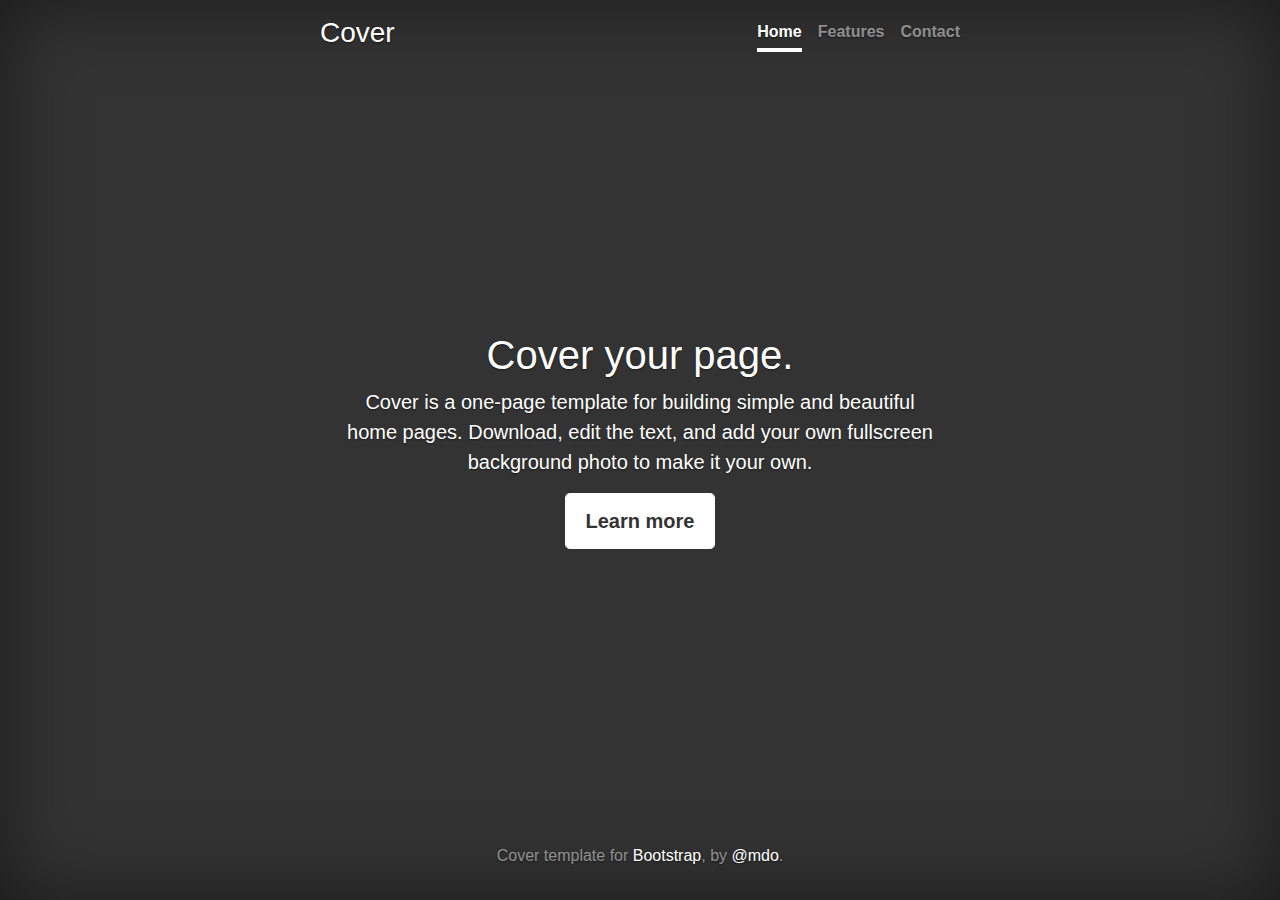
<file: Projects/FlightBookingSystem/WebContent/bootsrap/docs/4.0/examples/cover/index.html>
<!doctype html>
<html lang="en">
  <head>
    <meta charset="utf-8">
    <meta name="viewport" content="width=device-width, initial-scale=1, shrink-to-fit=no">
    <meta name="description" content="">
    <meta name="author" content="">
    <link rel="icon" href="../../../../favicon.ico">

    <title>Cover Template for Bootstrap</title>

    <!-- Bootstrap core CSS -->
    <link href="../../../../dist/css/bootstrap.min.css" rel="stylesheet">

    <!-- Custom styles for this template -->
    <link href="cover.css" rel="stylesheet">
  </head>

  <body class="text-center">

    <div class="cover-container d-flex h-100 p-3 mx-auto flex-column">
      <header class="masthead mb-auto">
        <div class="inner">
          <h3 class="masthead-brand">Cover</h3>
          <nav class="nav nav-masthead justify-content-center">
            <a class="nav-link active" href="#">Home</a>
            <a class="nav-link" href="#">Features</a>
            <a class="nav-link" href="#">Contact</a>
          </nav>
        </div>
      </header>

      <main role="main" class="inner cover">
        <h1 class="cover-heading">Cover your page.</h1>
        <p class="lead">Cover is a one-page template for building simple and beautiful home pages. Download, edit the text, and add your own fullscreen background photo to make it your own.</p>
        <p class="lead">
          <a href="#" class="btn btn-lg btn-secondary">Learn more</a>
        </p>
      </main>

      <footer class="mastfoot mt-auto">
        <div class="inner">
          <p>Cover template for <a href="https://getbootstrap.com/">Bootstrap</a>, by <a href="https://twitter.com/mdo">@mdo</a>.</p>
        </div>
      </footer>
    </div>


    <!-- Bootstrap core JavaScript
    ================================================== -->
    <!-- Placed at the end of the document so the pages load faster -->
    <script src="https://code.jquery.com/jquery-3.2.1.slim.min.js" integrity="sha384-KJ3o2DKtIkvYIK3UENzmM7KCkRr/rE9/Qpg6aAZGJwFDMVNA/GpGFF93hXpG5KkN" crossorigin="anonymous"></script>
    <script>window.jQuery || document.write('<script src="../../../../assets/js/vendor/jquery-slim.min.js"><\/script>')</script>
    <script src="../../../../assets/js/vendor/popper.min.js"></script>
    <script src="../../../../dist/js/bootstrap.min.js"></script>
  </body>
</html>
</file>
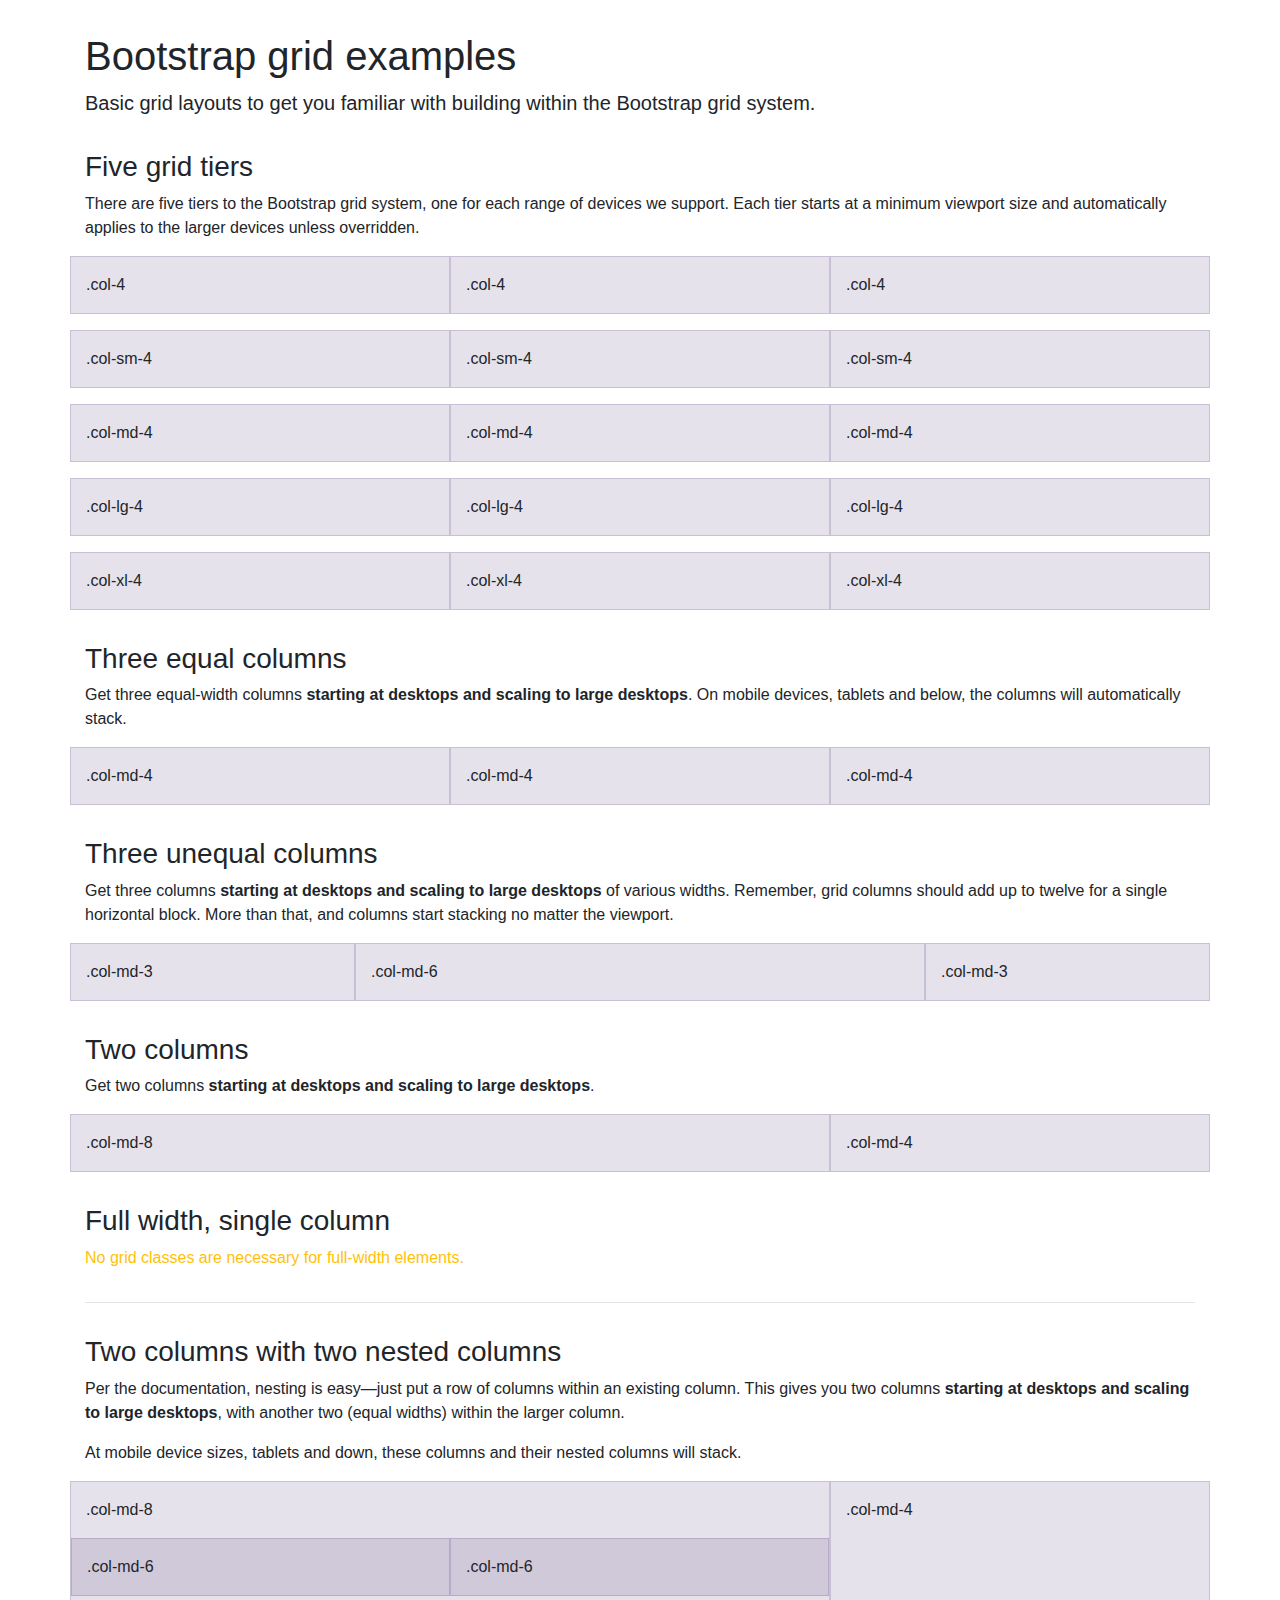
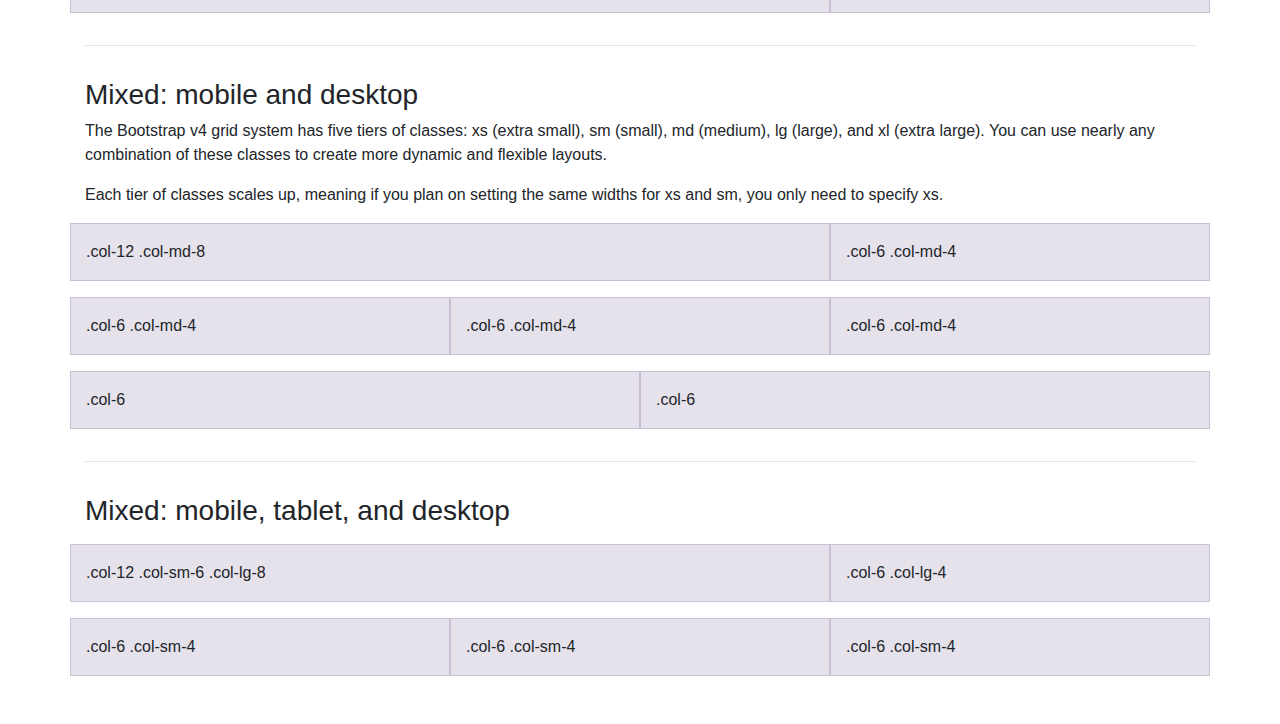
<file: Projects/FlightBookingSystem/WebContent/bootsrap/docs/4.0/examples/grid/index.html>
<!doctype html>
<html lang="en">
  <head>
    <meta charset="utf-8">
    <meta name="viewport" content="width=device-width, initial-scale=1, shrink-to-fit=no">
    <meta name="description" content="">
    <meta name="author" content="">
    <link rel="icon" href="../../../../favicon.ico">

    <title>Grid Template for Bootstrap</title>

    <!-- Bootstrap core CSS -->
    <link href="../../../../dist/css/bootstrap.min.css" rel="stylesheet">

    <!-- Custom styles for this template -->
    <link href="grid.css" rel="stylesheet">
  </head>

  <body>
    <div class="container">

      <h1>Bootstrap grid examples</h1>
      <p class="lead">Basic grid layouts to get you familiar with building within the Bootstrap grid system.</p>

      <h3>Five grid tiers</h3>
      <p>There are five tiers to the Bootstrap grid system, one for each range of devices we support. Each tier starts at a minimum viewport size and automatically applies to the larger devices unless overridden.</p>

      <div class="row">
        <div class="col-4">.col-4</div>
        <div class="col-4">.col-4</div>
        <div class="col-4">.col-4</div>
      </div>

      <div class="row">
        <div class="col-sm-4">.col-sm-4</div>
        <div class="col-sm-4">.col-sm-4</div>
        <div class="col-sm-4">.col-sm-4</div>
      </div>

      <div class="row">
        <div class="col-md-4">.col-md-4</div>
        <div class="col-md-4">.col-md-4</div>
        <div class="col-md-4">.col-md-4</div>
      </div>

      <div class="row">
        <div class="col-lg-4">.col-lg-4</div>
        <div class="col-lg-4">.col-lg-4</div>
        <div class="col-lg-4">.col-lg-4</div>
      </div>

      <div class="row">
        <div class="col-xl-4">.col-xl-4</div>
        <div class="col-xl-4">.col-xl-4</div>
        <div class="col-xl-4">.col-xl-4</div>
      </div>

      <h3>Three equal columns</h3>
      <p>Get three equal-width columns <strong>starting at desktops and scaling to large desktops</strong>. On mobile devices, tablets and below, the columns will automatically stack.</p>
      <div class="row">
        <div class="col-md-4">.col-md-4</div>
        <div class="col-md-4">.col-md-4</div>
        <div class="col-md-4">.col-md-4</div>
      </div>

      <h3>Three unequal columns</h3>
      <p>Get three columns <strong>starting at desktops and scaling to large desktops</strong> of various widths. Remember, grid columns should add up to twelve for a single horizontal block. More than that, and columns start stacking no matter the viewport.</p>
      <div class="row">
        <div class="col-md-3">.col-md-3</div>
        <div class="col-md-6">.col-md-6</div>
        <div class="col-md-3">.col-md-3</div>
      </div>

      <h3>Two columns</h3>
      <p>Get two columns <strong>starting at desktops and scaling to large desktops</strong>.</p>
      <div class="row">
        <div class="col-md-8">.col-md-8</div>
        <div class="col-md-4">.col-md-4</div>
      </div>

      <h3>Full width, single column</h3>
      <p class="text-warning">No grid classes are necessary for full-width elements.</p>

      <hr>

      <h3>Two columns with two nested columns</h3>
      <p>Per the documentation, nesting is easy—just put a row of columns within an existing column. This gives you two columns <strong>starting at desktops and scaling to large desktops</strong>, with another two (equal widths) within the larger column.</p>
      <p>At mobile device sizes, tablets and down, these columns and their nested columns will stack.</p>
      <div class="row">
        <div class="col-md-8">
          .col-md-8
          <div class="row">
            <div class="col-md-6">.col-md-6</div>
            <div class="col-md-6">.col-md-6</div>
          </div>
        </div>
        <div class="col-md-4">.col-md-4</div>
      </div>

      <hr>

      <h3>Mixed: mobile and desktop</h3>
      <p>The Bootstrap v4 grid system has five tiers of classes: xs (extra small), sm (small), md (medium), lg (large), and xl (extra large). You can use nearly any combination of these classes to create more dynamic and flexible layouts.</p>
      <p>Each tier of classes scales up, meaning if you plan on setting the same widths for xs and sm, you only need to specify xs.</p>
      <div class="row">
        <div class="col-12 col-md-8">.col-12 .col-md-8</div>
        <div class="col-6 col-md-4">.col-6 .col-md-4</div>
      </div>
      <div class="row">
        <div class="col-6 col-md-4">.col-6 .col-md-4</div>
        <div class="col-6 col-md-4">.col-6 .col-md-4</div>
        <div class="col-6 col-md-4">.col-6 .col-md-4</div>
      </div>
      <div class="row">
        <div class="col-6">.col-6</div>
        <div class="col-6">.col-6</div>
      </div>

      <hr>

      <h3>Mixed: mobile, tablet, and desktop</h3>
      <p></p>
      <div class="row">
        <div class="col-12 col-sm-6 col-lg-8">.col-12 .col-sm-6 .col-lg-8</div>
        <div class="col-6 col-lg-4">.col-6 .col-lg-4</div>
      </div>
      <div class="row">
        <div class="col-6 col-sm-4">.col-6 .col-sm-4</div>
        <div class="col-6 col-sm-4">.col-6 .col-sm-4</div>
        <div class="col-6 col-sm-4">.col-6 .col-sm-4</div>
      </div>

    </div> <!-- /container -->
  </body>
</html>
</file>
<file: HTML_Lab/src/css/styles.css>
body{
  background-image: url(../img/FlamingHorse.PNG);
  background-repeat: no-repeat;
  background-size: cover;
  background-position: 50% 0%;
}
</file>
<file: HTML_Lab/HW_10_9_18/src/css/styles.css>
body{
  background-image: url(../img/Leather-Blue.jpg);
  background-repeat: no-repeat;
  background-size: cover;
  /*background-color: darkslateblue;*/
  opacity: 0.65;
}

#test{
  color: whitesmoke;
  font-family: Ayuthaya;
}



#head{
  /*height: 100px;*/
  background-color: bisque;
  font-family: Ayuthaya;
  color: antiquewhite;
  text-align: center;
  vertical-align: middle;
  /*line-height: 100px;*/
}

#main {
  color: darkblue;
}

#sub  {
  color: deeppink;
}

input{
  vertical-align: middle;
  /*background-color: deeppink;*/
}

li a:hover{
  color: white;
  background: deeppink;
}

li {
  height: 35px;
  list-style:none;
  display:inline-block;
  margin-right: 15px;
}

ul {
  /*background-color: aqua;*/
  color: gold;
  font-size: 18px;
}

ol {
  /*background-color: aqua;*/
  color: gold;
  font-size: 18px;
}

.images{
  justify-content: center;
}

p {
  font-family: AppleGothic;
  color: gold;
  /*darkslateblue*/
  font-size: 17px;
}

/*#article, #aside{*/
  /*float: left;*/
/*}*/

#ass{
  /*width: 300px;*/
  /*height: 500px;*/
  float: right;
}

#list{
  margin-top: 15px;
  background-color: cyan;
  text-align: center;
  vertical-align: middle;
  line-height: 35px;
  display: flex;
  flex-wrap: wrap;

}

ul#list li{
  padding-right: 10px;
  /*flex-grow: 1;*/
}

ul#list li:first-child{
  /*color: white;*/
  /*background-color: deeppink;*/
}
ul#list li:nth-child(2){
  /*color: white;*/
  /*background-color: darkslateblue;*/
}
ul#list li:nth-child(3){
  /*color: black;*/
  flex-grow: 8;
}
ul#list li:last-child{
  /*color: yellow;*/
  /*background-color: crimson;*/
}

#footer{
  text-align: center;
  background-color: cyan;
}

figure{
  text-align: center;
  vertical-align: middle;
  line-height: 25px;
}

figcaption{
  color: gold;
  text-align: center;
  vertical-align: middle
}

h1, h2, h3, h4, h5, h6 {
  color: gold;
}
</file>
<file: Projects/FlightBookingSystem/WebContent/bootsrap/docs/4.0/examples/album/album.css>
:root {
  --jumbotron-padding-y: 3rem;
}

.jumbotron {
  padding-top: var(--jumbotron-padding-y);
  padding-bottom: var(--jumbotron-padding-y);
  margin-bottom: 0;
  background-color: #fff;
}
@media (min-width: 768px) {
  .jumbotron {
    padding-top: calc(var(--jumbotron-padding-y) * 2);
    padding-bottom: calc(var(--jumbotron-padding-y) * 2);
  }
}

.jumbotron p:last-child {
  margin-bottom: 0;
}

.jumbotron-heading {
  font-weight: 300;
}

.jumbotron .container {
  max-width: 40rem;
}

footer {
  padding-top: 3rem;
  padding-bottom: 3rem;
}

footer p {
  margin-bottom: .25rem;
}

.box-shadow { box-shadow: 0 .25rem .75rem rgba(0, 0, 0, .05); }
</file>
<file: Projects/FlightBookingSystem/WebContent/bootsrap/docs/4.0/examples/blog/blog.css>
/* stylelint-disable selector-list-comma-newline-after */

.blog-header {
  line-height: 1;
  border-bottom: 1px solid #e5e5e5;
}

.blog-header-logo {
  font-family: "Playfair Display", Georgia, "Times New Roman", serif;
  font-size: 2.25rem;
}

.blog-header-logo:hover {
  text-decoration: none;
}

h1, h2, h3, h4, h5, h6 {
  font-family: "Playfair Display", Georgia, "Times New Roman", serif;
}

.display-4 {
  font-size: 2.5rem;
}
@media (min-width: 768px) {
  .display-4 {
    font-size: 3rem;
  }
}

.nav-scroller {
  position: relative;
  z-index: 2;
  height: 2.75rem;
  overflow-y: hidden;
}

.nav-scroller .nav {
  display: -webkit-box;
  display: -ms-flexbox;
  display: flex;
  -ms-flex-wrap: nowrap;
  flex-wrap: nowrap;
  padding-bottom: 1rem;
  margin-top: -1px;
  overflow-x: auto;
  text-align: center;
  white-space: nowrap;
  -webkit-overflow-scrolling: touch;
}

.nav-scroller .nav-link {
  padding-top: .75rem;
  padding-bottom: .75rem;
  font-size: .875rem;
}

.card-img-right {
  height: 100%;
  border-radius: 0 3px 3px 0;
}

.flex-auto {
  -ms-flex: 0 0 auto;
  -webkit-box-flex: 0;
  flex: 0 0 auto;
}

.h-250 { height: 250px; }
@media (min-width: 768px) {
  .h-md-250 { height: 250px; }
}

.border-top { border-top: 1px solid #e5e5e5; }
.border-bottom { border-bottom: 1px solid #e5e5e5; }

.box-shadow { box-shadow: 0 .25rem .75rem rgba(0, 0, 0, .05); }

/*
 * Blog name and description
 */
.blog-title {
  margin-bottom: 0;
  font-size: 2rem;
  font-weight: 400;
}
.blog-description {
  font-size: 1.1rem;
  color: #999;
}

@media (min-width: 40em) {
  .blog-title {
    font-size: 3.5rem;
  }
}

/* Pagination */
.blog-pagination {
  margin-bottom: 4rem;
}
.blog-pagination > .btn {
  border-radius: 2rem;
}

/*
 * Blog posts
 */
.blog-post {
  margin-bottom: 4rem;
}
.blog-post-title {
  margin-bottom: .25rem;
  font-size: 2.5rem;
}
.blog-post-meta {
  margin-bottom: 1.25rem;
  color: #999;
}

/*
 * Footer
 */
.blog-footer {
  padding: 2.5rem 0;
  color: #999;
  text-align: center;
  background-color: #f9f9f9;
  border-top: .05rem solid #e5e5e5;
}
.blog-footer p:last-child {
  margin-bottom: 0;
}
</file>
<file: Projects/FlightBookingSystem/WebContent/bootsrap/docs/4.0/examples/carousel/carousel.css>
/* GLOBAL STYLES
-------------------------------------------------- */
/* Padding below the footer and lighter body text */

body {
  padding-top: 3rem;
  padding-bottom: 3rem;
  color: #5a5a5a;
}


/* CUSTOMIZE THE CAROUSEL
-------------------------------------------------- */

/* Carousel base class */
.carousel {
  margin-bottom: 4rem;
}
/* Since positioning the image, we need to help out the caption */
.carousel-caption {
  bottom: 3rem;
  z-index: 10;
}

/* Declare heights because of positioning of img element */
.carousel-item {
  height: 32rem;
  background-color: #777;
}
.carousel-item > img {
  position: absolute;
  top: 0;
  left: 0;
  min-width: 100%;
  height: 32rem;
}


/* MARKETING CONTENT
-------------------------------------------------- */

/* Center align the text within the three columns below the carousel */
.marketing .col-lg-4 {
  margin-bottom: 1.5rem;
  text-align: center;
}
.marketing h2 {
  font-weight: 400;
}
.marketing .col-lg-4 p {
  margin-right: .75rem;
  margin-left: .75rem;
}


/* Featurettes
------------------------- */

.featurette-divider {
  margin: 5rem 0; /* Space out the Bootstrap <hr> more */
}

/* Thin out the marketing headings */
.featurette-heading {
  font-weight: 300;
  line-height: 1;
  letter-spacing: -.05rem;
}


/* RESPONSIVE CSS
-------------------------------------------------- */

@media (min-width: 40em) {
  /* Bump up size of carousel content */
  .carousel-caption p {
    margin-bottom: 1.25rem;
    font-size: 1.25rem;
    line-height: 1.4;
  }

  .featurette-heading {
    font-size: 50px;
  }
}

@media (min-width: 62em) {
  .featurette-heading {
    margin-top: 7rem;
  }
}
</file>
<file: Projects/FlightBookingSystem/WebContent/bootsrap/docs/4.0/examples/cover/cover.css>
/*
 * Globals
 */

/* Links */
a,
a:focus,
a:hover {
  color: #fff;
}

/* Custom default button */
.btn-secondary,
.btn-secondary:hover,
.btn-secondary:focus {
  color: #333;
  text-shadow: none; /* Prevent inheritance from `body` */
  background-color: #fff;
  border: .05rem solid #fff;
}


/*
 * Base structure
 */

html,
body {
  height: 100%;
  background-color: #333;
}

body {
  display: -ms-flexbox;
  display: -webkit-box;
  display: flex;
  -ms-flex-pack: center;
  -webkit-box-pack: center;
  justify-content: center;
  color: #fff;
  text-shadow: 0 .05rem .1rem rgba(0, 0, 0, .5);
  box-shadow: inset 0 0 5rem rgba(0, 0, 0, .5);
}

.cover-container {
  max-width: 42em;
}


/*
 * Header
 */
.masthead {
  margin-bottom: 2rem;
}

.masthead-brand {
  margin-bottom: 0;
}

.nav-masthead .nav-link {
  padding: .25rem 0;
  font-weight: 700;
  color: rgba(255, 255, 255, .5);
  background-color: transparent;
  border-bottom: .25rem solid transparent;
}

.nav-masthead .nav-link:hover,
.nav-masthead .nav-link:focus {
  border-bottom-color: rgba(255, 255, 255, .25);
}

.nav-masthead .nav-link + .nav-link {
  margin-left: 1rem;
}

.nav-masthead .active {
  color: #fff;
  border-bottom-color: #fff;
}

@media (min-width: 48em) {
  .masthead-brand {
    float: left;
  }
  .nav-masthead {
    float: right;
  }
}


/*
 * Cover
 */
.cover {
  padding: 0 1.5rem;
}
.cover .btn-lg {
  padding: .75rem 1.25rem;
  font-weight: 700;
}


/*
 * Footer
 */
.mastfoot {
  color: rgba(255, 255, 255, .5);
}
</file>
<file: Projects/FlightBookingSystem/WebContent/bootsrap/docs/4.0/examples/grid/grid.css>
body {
  padding-top: 2rem;
  padding-bottom: 2rem;
}

h3 {
  margin-top: 2rem;
}

.row {
  margin-bottom: 1rem;
}
.row .row {
  margin-top: 1rem;
  margin-bottom: 0;
}
[class*="col-"] {
  padding-top: 1rem;
  padding-bottom: 1rem;
  background-color: rgba(86, 61, 124, .15);
  border: 1px solid rgba(86, 61, 124, .2);
}

hr {
  margin-top: 2rem;
  margin-bottom: 2rem;
}
</file>
<file: Projects/FlightBookingSystem/WebContent/bootsrap/js/tests/vendor/qunit.css>
/*!
 * QUnit 2.4.1
 * https://qunitjs.com/
 *
 * Copyright jQuery Foundation and other contributors
 * Released under the MIT license
 * https://jquery.org/license
 *
 * Date: 2017-10-22T05:12Z
 */

/** Font Family and Sizes */

#qunit-tests, #qunit-header, #qunit-banner, #qunit-testrunner-toolbar, #qunit-filteredTest, #qunit-userAgent, #qunit-testresult {
	font-family: "Helvetica Neue Light", "HelveticaNeue-Light", "Helvetica Neue", Calibri, Helvetica, Arial, sans-serif;
}

#qunit-testrunner-toolbar, #qunit-filteredTest, #qunit-userAgent, #qunit-testresult, #qunit-tests li { font-size: small; }
#qunit-tests { font-size: smaller; }


/** Resets */

#qunit-tests, #qunit-header, #qunit-banner, #qunit-filteredTest, #qunit-userAgent, #qunit-testresult, #qunit-modulefilter {
	margin: 0;
	padding: 0;
}


/** Header (excluding toolbar) */

#qunit-header {
	padding: 0.5em 0 0.5em 1em;

	color: #8699A4;
	background-color: #0D3349;

	font-size: 1.5em;
	line-height: 1em;
	font-weight: 400;

	border-radius: 5px 5px 0 0;
}

#qunit-header a {
	text-decoration: none;
	color: #C2CCD1;
}

#qunit-header a:hover,
#qunit-header a:focus {
	color: #FFF;
}

#qunit-banner {
	height: 5px;
}

#qunit-filteredTest {
	padding: 0.5em 1em 0.5em 1em;
	color: #366097;
	background-color: #F4FF77;
}

#qunit-userAgent {
	padding: 0.5em 1em 0.5em 1em;
	color: #FFF;
	background-color: #2B81AF;
	text-shadow: rgba(0, 0, 0, 0.5) 2px 2px 1px;
}


/** Toolbar */

#qunit-testrunner-toolbar {
	padding: 0.5em 1em 0.5em 1em;
	color: #5E740B;
	background-color: #EEE;
}

#qunit-testrunner-toolbar .clearfix {
	height: 0;
	clear: both;
}

#qunit-testrunner-toolbar label {
	display: inline-block;
}

#qunit-testrunner-toolbar input[type=checkbox],
#qunit-testrunner-toolbar input[type=radio] {
	margin: 3px;
	vertical-align: -2px;
}

#qunit-testrunner-toolbar input[type=text] {
	box-sizing: border-box;
	height: 1.6em;
}

.qunit-url-config,
.qunit-filter,
#qunit-modulefilter {
	display: inline-block;
	line-height: 2.1em;
}

.qunit-filter,
#qunit-modulefilter {
	float: right;
	position: relative;
	margin-left: 1em;
}

.qunit-url-config label {
	margin-right: 0.5em;
}

#qunit-modulefilter-search {
	box-sizing: border-box;
	width: 400px;
}

#qunit-modulefilter-search-container:after {
	position: absolute;
	right: 0.3em;
	content: "\25bc";
	color: black;
}

#qunit-modulefilter-dropdown {
	/* align with #qunit-modulefilter-search */
	box-sizing: border-box;
	width: 400px;
	position: absolute;
	right: 0;
	top: 50%;
	margin-top: 0.8em;

	border: 1px solid #D3D3D3;
	border-top: none;
	border-radius: 0 0 .25em .25em;
	color: #000;
	background-color: #F5F5F5;
	z-index: 99;
}

#qunit-modulefilter-dropdown a {
	color: inherit;
	text-decoration: none;
}

#qunit-modulefilter-dropdown .clickable.checked {
	font-weight: bold;
	color: #000;
	background-color: #D2E0E6;
}

#qunit-modulefilter-dropdown .clickable:hover {
	color: #FFF;
	background-color: #0D3349;
}

#qunit-modulefilter-actions {
	display: block;
	overflow: auto;

	/* align with #qunit-modulefilter-dropdown-list */
	font: smaller/1.5em sans-serif;
}

#qunit-modulefilter-dropdown #qunit-modulefilter-actions > * {
	box-sizing: border-box;
	max-height: 2.8em;
	display: block;
	padding: 0.4em;
}

#qunit-modulefilter-dropdown #qunit-modulefilter-actions > button {
	float: right;
	font: inherit;
}

#qunit-modulefilter-dropdown #qunit-modulefilter-actions > :last-child {
	/* insert padding to align with checkbox margins */
	padding-left: 3px;
}

#qunit-modulefilter-dropdown-list {
	max-height: 200px;
	overflow-y: auto;
	margin: 0;
	border-top: 2px groove threedhighlight;
	padding: 0.4em 0 0;
	font: smaller/1.5em sans-serif;
}

#qunit-modulefilter-dropdown-list li {
	white-space: nowrap;
	overflow: hidden;
	text-overflow: ellipsis;
}

#qunit-modulefilter-dropdown-list .clickable {
	display: block;
	padding-left: 0.15em;
}


/** Tests: Pass/Fail */

#qunit-tests {
	list-style-position: inside;
}

#qunit-tests li {
	padding: 0.4em 1em 0.4em 1em;
	border-bottom: 1px solid #FFF;
	list-style-position: inside;
}

#qunit-tests > li {
	display: none;
}

#qunit-tests li.running,
#qunit-tests li.pass,
#qunit-tests li.fail,
#qunit-tests li.skipped,
#qunit-tests li.aborted {
	display: list-item;
}

#qunit-tests.hidepass {
	position: relative;
}

#qunit-tests.hidepass li.running,
#qunit-tests.hidepass li.pass:not(.todo) {
	visibility: hidden;
	position: absolute;
	width:   0;
	height:  0;
	padding: 0;
	border:  0;
	margin:  0;
}

#qunit-tests li strong {
	cursor: pointer;
}

#qunit-tests li.skipped strong {
	cursor: default;
}

#qunit-tests li a {
	padding: 0.5em;
	color: #C2CCD1;
	text-decoration: none;
}

#qunit-tests li p a {
	padding: 0.25em;
	color: #6B6464;
}
#qunit-tests li a:hover,
#qunit-tests li a:focus {
	color: #000;
}

#qunit-tests li .runtime {
	float: right;
	font-size: smaller;
}

.qunit-assert-list {
	margin-top: 0.5em;
	padding: 0.5em;

	background-color: #FFF;

	border-radius: 5px;
}

.qunit-source {
	margin: 0.6em 0 0.3em;
}

.qunit-collapsed {
	display: none;
}

#qunit-tests table {
	border-collapse: collapse;
	margin-top: 0.2em;
}

#qunit-tests th {
	text-align: right;
	vertical-align: top;
	padding: 0 0.5em 0 0;
}

#qunit-tests td {
	vertical-align: top;
}

#qunit-tests pre {
	margin: 0;
	white-space: pre-wrap;
	word-wrap: break-word;
}

#qunit-tests del {
	color: #374E0C;
	background-color: #E0F2BE;
	text-decoration: none;
}

#qunit-tests ins {
	color: #500;
	background-color: #FFCACA;
	text-decoration: none;
}

/*** Test Counts */

#qunit-tests b.counts                       { color: #000; }
#qunit-tests b.passed                       { color: #5E740B; }
#qunit-tests b.failed                       { color: #710909; }

#qunit-tests li li {
	padding: 5px;
	background-color: #FFF;
	border-bottom: none;
	list-style-position: inside;
}

/*** Passing Styles */

#qunit-tests li li.pass {
	color: #3C510C;
	background-color: #FFF;
	border-left: 10px solid #C6E746;
}

#qunit-tests .pass                          { color: #528CE0; background-color: #D2E0E6; }
#qunit-tests .pass .test-name               { color: #366097; }

#qunit-tests .pass .test-actual,
#qunit-tests .pass .test-expected           { color: #999; }

#qunit-banner.qunit-pass                    { background-color: #C6E746; }

/*** Failing Styles */

#qunit-tests li li.fail {
	color: #710909;
	background-color: #FFF;
	border-left: 10px solid #EE5757;
	white-space: pre;
}

#qunit-tests > li:last-child {
	border-radius: 0 0 5px 5px;
}

#qunit-tests .fail                          { color: #000; background-color: #EE5757; }
#qunit-tests .fail .test-name,
#qunit-tests .fail .module-name             { color: #000; }

#qunit-tests .fail .test-actual             { color: #EE5757; }
#qunit-tests .fail .test-expected           { color: #008000; }

#qunit-banner.qunit-fail                    { background-color: #EE5757; }


/*** Aborted tests */
#qunit-tests .aborted { color: #000; background-color: orange; }
/*** Skipped tests */

#qunit-tests .skipped {
	background-color: #EBECE9;
}

#qunit-tests .qunit-todo-label,
#qunit-tests .qunit-skipped-label {
	background-color: #F4FF77;
	display: inline-block;
	font-style: normal;
	color: #366097;
	line-height: 1.8em;
	padding: 0 0.5em;
	margin: -0.4em 0.4em -0.4em 0;
}

#qunit-tests .qunit-todo-label {
	background-color: #EEE;
}

/** Result */

#qunit-testresult {
	color: #2B81AF;
	background-color: #D2E0E6;

	border-bottom: 1px solid #FFF;
}
#qunit-testresult .clearfix {
	height: 0;
	clear: both;
}
#qunit-testresult .module-name {
	font-weight: 700;
}
#qunit-testresult-display {
	padding: 0.5em 1em 0.5em 1em;
	width: 85%;
	float:left;
}
#qunit-testresult-controls {
	padding: 0.5em 1em 0.5em 1em;
  width: 10%;
	float:left;
}

/** Fixture */

#qunit-fixture {
	position: absolute;
	top: -10000px;
	left: -10000px;
	width: 1000px;
	height: 1000px;
}
</file>
